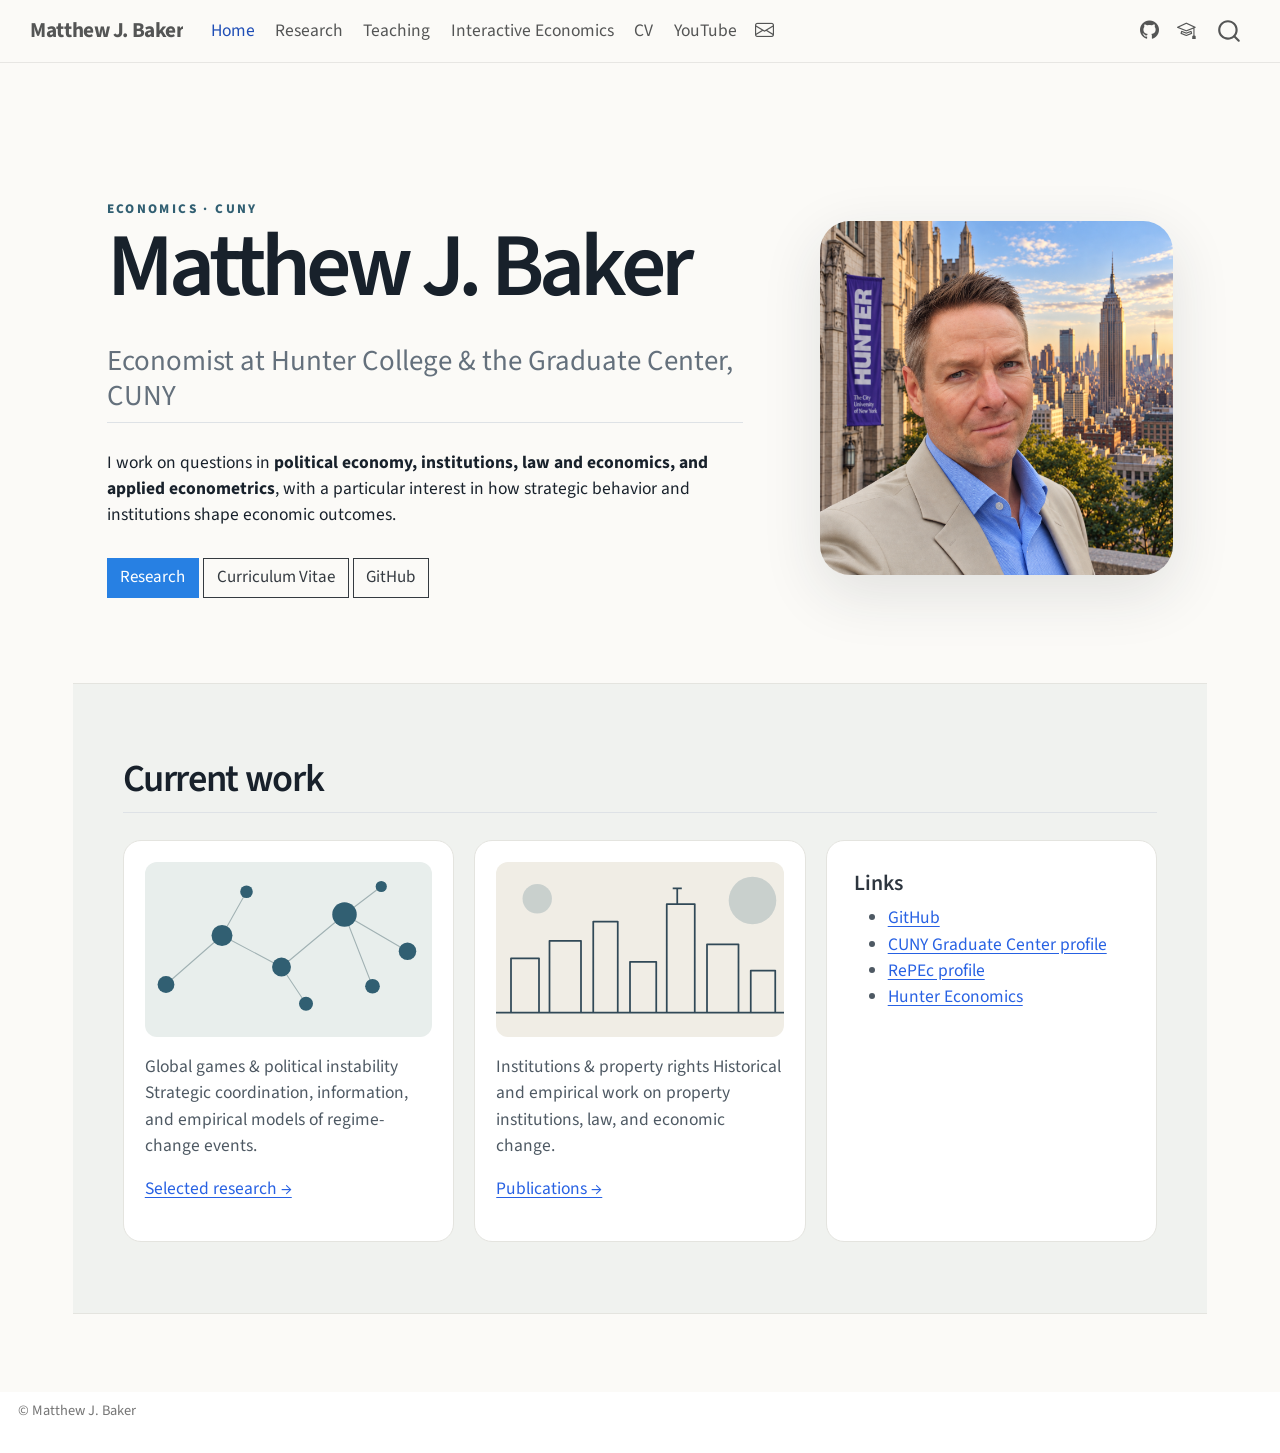
<file: docs/index.html>
<!DOCTYPE html>
<html xmlns="http://www.w3.org/1999/xhtml" lang="en" xml:lang="en"><head>

<meta charset="utf-8">
<meta name="generator" content="quarto-1.9.37">

<meta name="viewport" content="width=device-width, initial-scale=1.0, user-scalable=yes">


<title>Matthew J. Baker</title>
<style>
/* Default styles provided by pandoc.
** See https://pandoc.org/MANUAL.html#variables-for-html for config info.
*/
code{white-space: pre-wrap;}
span.smallcaps{font-variant: small-caps;}
div.columns{display: flex; gap: min(4vw, 1.5em);}
div.column{flex: auto; overflow-x: auto;}
div.hanging-indent{margin-left: 1.5em; text-indent: -1.5em;}
ul.task-list{list-style: none;}
ul.task-list li input[type="checkbox"] {
  width: 0.8em;
  margin: 0 0.8em 0.2em -1em; /* quarto-specific, see https://github.com/quarto-dev/quarto-cli/issues/4556 */ 
  vertical-align: middle;
}
</style>


<script src="site_libs/quarto-nav/quarto-nav.js"></script>
<script src="site_libs/quarto-nav/headroom.min.js"></script>
<script src="site_libs/clipboard/clipboard.min.js"></script>
<script src="site_libs/quarto-search/autocomplete.umd.js"></script>
<script src="site_libs/quarto-search/fuse.min.js"></script>
<script src="site_libs/quarto-search/quarto-search.js"></script>
<meta name="quarto:offset" content="./">
<script src="site_libs/quarto-html/quarto.js" type="module"></script>
<script src="site_libs/quarto-html/tabsets/tabsets.js" type="module"></script>
<script src="site_libs/quarto-html/popper.min.js"></script>
<script src="site_libs/quarto-html/tippy.umd.min.js"></script>
<script src="site_libs/quarto-html/anchor.min.js"></script>
<link href="site_libs/quarto-html/tippy.css" rel="stylesheet">
<link href="site_libs/quarto-html/quarto-syntax-highlighting-7f8f88aac4f3542376d5c11b86a4c14d.css" rel="stylesheet" id="quarto-text-highlighting-styles">
<script src="site_libs/bootstrap/bootstrap.min.js"></script>
<link href="site_libs/bootstrap/bootstrap-icons.css" rel="stylesheet">
<link href="site_libs/bootstrap/bootstrap-a0f9fd0d421825b736dc1bbcbcba2219.min.css" rel="stylesheet" append-hash="true" id="quarto-bootstrap" data-mode="light">
<script id="quarto-search-options" type="application/json">{
  "location": "navbar",
  "copy-button": false,
  "collapse-after": 3,
  "panel-placement": "end",
  "type": "overlay",
  "limit": 50,
  "keyboard-shortcut": [
    "f",
    "/",
    "s"
  ],
  "show-item-context": false,
  "language": {
    "search-no-results-text": "No results",
    "search-matching-documents-text": "matching documents",
    "search-copy-link-title": "Copy link to search",
    "search-hide-matches-text": "Hide additional matches",
    "search-more-match-text": "more match in this document",
    "search-more-matches-text": "more matches in this document",
    "search-clear-button-title": "Clear",
    "search-text-placeholder": "",
    "search-detached-cancel-button-title": "Cancel",
    "search-submit-button-title": "Submit",
    "search-label": "Search"
  }
}</script>
<style>html{ scroll-behavior: smooth; }</style>


<link rel="stylesheet" href="styles.css">
<meta property="og:title" content="– Matthew J. Baker">
<meta property="og:image" content="images/headshot.png">
<meta property="og:site_name" content="Matthew J. Baker">
<meta property="og:image:alt" content="Matthew J. Baker">
</head>

<body class="nav-fixed quarto-light">

<div id="quarto-search-results"></div>
  <header id="quarto-header" class="headroom fixed-top">
    <nav class="navbar navbar-expand-lg " data-bs-theme="dark">
      <div class="navbar-container container-fluid">
      <div class="navbar-brand-container mx-auto">
    <a class="navbar-brand" href="./index.html">
    <span class="navbar-title">Matthew J. Baker</span>
    </a>
  </div>
            <div id="quarto-search" class="" title="Search"></div>
          <button class="navbar-toggler" type="button" data-bs-toggle="collapse" data-bs-target="#navbarCollapse" aria-controls="navbarCollapse" role="menu" aria-expanded="false" aria-label="Toggle navigation" onclick="if (window.quartoToggleHeadroom) { window.quartoToggleHeadroom(); }">
  <span class="navbar-toggler-icon"></span>
</button>
          <div class="collapse navbar-collapse" id="navbarCollapse">
            <ul class="navbar-nav navbar-nav-scroll me-auto">
  <li class="nav-item">
    <a class="nav-link active" href="./index.html" aria-current="page"> 
<span class="menu-text">Home</span></a>
  </li>  
  <li class="nav-item">
    <a class="nav-link" href="./research.html"> 
<span class="menu-text">Research</span></a>
  </li>  
  <li class="nav-item">
    <a class="nav-link" href="./teaching.html"> 
<span class="menu-text">Teaching</span></a>
  </li>  
  <li class="nav-item">
    <a class="nav-link" href="./interactive-economics.html"> 
<span class="menu-text">Interactive Economics</span></a>
  </li>  
  <li class="nav-item">
    <a class="nav-link" href="./cv.html"> 
<span class="menu-text">CV</span></a>
  </li>  
  <li class="nav-item">
    <a class="nav-link" href="https://www.youtube.com/@matthewbaker494"> 
<span class="menu-text">YouTube</span></a>
  </li>  
  <li class="nav-item compact">
    <a class="nav-link" href="mailto:matthew.baker@hunter.cuny.edu"> <i class="bi bi-envelope" role="img" aria-label="Email">
</i> 
<span class="menu-text"></span></a>
  </li>  
</ul>
            <ul class="navbar-nav navbar-nav-scroll ms-auto">
  <li class="nav-item compact">
    <a class="nav-link" href="https://github.com/mbaker21231"> <i class="bi bi-github" role="img" aria-label="GitHub">
</i> 
<span class="menu-text"></span></a>
  </li>  
  <li class="nav-item compact">
    <a class="nav-link" href="https://www.gc.cuny.edu/people/matthew-baker"> <i class="bi bi-mortarboard" role="img" aria-label="CUNY Graduate Center profile">
</i> 
<span class="menu-text"></span></a>
  </li>  
</ul>
          </div> <!-- /navcollapse -->
            <div class="quarto-navbar-tools">
</div>
      </div> <!-- /container-fluid -->
    </nav>
</header>
<!-- content -->
<div id="quarto-content" class="quarto-container page-columns page-rows-contents page-layout-full page-navbar">
<!-- sidebar -->
<!-- margin-sidebar -->
    
<!-- main -->
<main class="content column-page" id="quarto-document-content"><header id="title-block-header" class="quarto-title-block"></header>




<div class="hero-wrap">
<div class="hero-copy">
<div class="eyebrow">
ECONOMICS · CUNY
</div>
<section id="matthew-j.-baker" class="level1">
<h1>Matthew J. Baker</h1>
<section id="economist-at-hunter-college-the-graduate-center-cuny" class="level2">
<h2 class="anchored" data-anchor-id="economist-at-hunter-college-the-graduate-center-cuny">Economist at Hunter College &amp; the Graduate Center, CUNY</h2>
<p>I work on questions in <strong>political economy, institutions, law and economics, and applied econometrics</strong>, with a particular interest in how strategic behavior and institutions shape economic outcomes.</p>
<div class="hero-links">
<p><a class="btn btn-primary" href="./research.html">Research</a> <a class="btn btn-outline-dark" href="./cv.html">Curriculum Vitae</a> <a class="btn btn-outline-dark" href="https://github.com/mbaker21231">GitHub</a></p>
</div>
</section>
</section>
</div>
<div class="hero-image">
<p><img src="images/headshot.png" class="img-fluid" alt="Matthew J. Baker"></p>
</div>
</div>
<section id="current-work" class="level2 stripe">
<h2 class="anchored" data-anchor-id="current-work">Current work</h2>
<div class="card-grid">
<div class="site-card">
<p><img src="images/research-network.svg" class="img-fluid" alt="Abstract network diagram"> Global games &amp; political instability Strategic coordination, information, and empirical models of regime-change events.</p>
<p><a href="./research.html">Selected research →</a></p>
</div>
<div class="site-card">
<p><img src="images/nyc-lines.svg" class="img-fluid" alt="Abstract New York skyline line drawing"> Institutions &amp; property rights Historical and empirical work on property institutions, law, and economic change.</p>
<p><a href="./research.html">Publications →</a></p>
</div>
<section id="links" class="level3 site-card text-card">
<h3 class="anchored" data-anchor-id="links">Links</h3>
<ul>
<li><a href="https://github.com/mbaker21231">GitHub</a></li>
<li><a href="https://www.gc.cuny.edu/people/matthew-baker">CUNY Graduate Center profile</a></li>
<li><a href="https://ideas.repec.org/e/pba114.html">RePEc profile</a></li>
<li><a href="https://www.hunter.cuny.edu/artsci/economics/">Hunter Economics</a></li>
</ul>
</section>
</div>
</section>



</main> <!-- /main -->
<script id="quarto-html-after-body" type="application/javascript">
  window.document.addEventListener("DOMContentLoaded", function (event) {
    const icon = "";
    const anchorJS = new window.AnchorJS();
    anchorJS.options = {
      placement: 'right',
      icon: icon
    };
    anchorJS.add('.anchored');
    const isCodeAnnotation = (el) => {
      for (const clz of el.classList) {
        if (clz.startsWith('code-annotation-')) {                     
          return true;
        }
      }
      return false;
    }
    const onCopySuccess = function(e) {
      // button target
      const button = e.trigger;
      // don't keep focus
      button.blur();
      // flash "checked"
      button.classList.add('code-copy-button-checked');
      var currentTitle = button.getAttribute("title");
      button.setAttribute("title", "Copied!");
      let tooltip;
      if (window.bootstrap) {
        button.setAttribute("data-bs-toggle", "tooltip");
        button.setAttribute("data-bs-placement", "left");
        button.setAttribute("data-bs-title", "Copied!");
        tooltip = new bootstrap.Tooltip(button, 
          { trigger: "manual", 
            customClass: "code-copy-button-tooltip",
            offset: [0, -8]});
        tooltip.show();    
      }
      setTimeout(function() {
        if (tooltip) {
          tooltip.hide();
          button.removeAttribute("data-bs-title");
          button.removeAttribute("data-bs-toggle");
          button.removeAttribute("data-bs-placement");
        }
        button.setAttribute("title", currentTitle);
        button.classList.remove('code-copy-button-checked');
      }, 1000);
      // clear code selection
      e.clearSelection();
    }
    const getTextToCopy = function(trigger) {
      const outerScaffold = trigger.parentElement.cloneNode(true);
      const codeEl = outerScaffold.querySelector('code');
      for (const childEl of codeEl.children) {
        if (isCodeAnnotation(childEl)) {
          childEl.remove();
        }
      }
      return codeEl.innerText;
    }
    const clipboard = new window.ClipboardJS('.code-copy-button:not([data-in-quarto-modal])', {
      text: getTextToCopy
    });
    clipboard.on('success', onCopySuccess);
    if (window.document.getElementById('quarto-embedded-source-code-modal')) {
      const clipboardModal = new window.ClipboardJS('.code-copy-button[data-in-quarto-modal]', {
        text: getTextToCopy,
        container: window.document.getElementById('quarto-embedded-source-code-modal')
      });
      clipboardModal.on('success', onCopySuccess);
    }
      var localhostRegex = new RegExp(/^(?:http|https):\/\/localhost\:?[0-9]*\//);
      var mailtoRegex = new RegExp(/^mailto:/);
        var filterRegex = new RegExp('/' + window.location.host + '/');
      var isInternal = (href) => {
          return filterRegex.test(href) || localhostRegex.test(href) || mailtoRegex.test(href);
      }
      // Inspect non-navigation links and adorn them if external
     var links = window.document.querySelectorAll('a[href]:not(.nav-link):not(.navbar-brand):not(.toc-action):not(.sidebar-link):not(.sidebar-item-toggle):not(.pagination-link):not(.no-external):not([aria-hidden]):not(.dropdown-item):not(.quarto-navigation-tool):not(.about-link)');
      for (var i=0; i<links.length; i++) {
        const link = links[i];
        if (!isInternal(link.href)) {
          // undo the damage that might have been done by quarto-nav.js in the case of
          // links that we want to consider external
          if (link.dataset.originalHref !== undefined) {
            link.href = link.dataset.originalHref;
          }
            // target, if specified
            link.setAttribute("target", "_blank");
            if (link.getAttribute("rel") === null) {
              link.setAttribute("rel", "noopener");
            }
        }
      }
    function tippyHover(el, contentFn, onTriggerFn, onUntriggerFn) {
      const config = {
        allowHTML: true,
        maxWidth: 500,
        delay: 100,
        arrow: false,
        appendTo: function(el) {
            return el.parentElement;
        },
        interactive: true,
        interactiveBorder: 10,
        theme: 'quarto',
        placement: 'bottom-start',
      };
      if (contentFn) {
        config.content = contentFn;
      }
      if (onTriggerFn) {
        config.onTrigger = onTriggerFn;
      }
      if (onUntriggerFn) {
        config.onUntrigger = onUntriggerFn;
      }
      window.tippy(el, config); 
    }
    const noterefs = window.document.querySelectorAll('a[role="doc-noteref"]');
    for (var i=0; i<noterefs.length; i++) {
      const ref = noterefs[i];
      tippyHover(ref, function() {
        // use id or data attribute instead here
        let href = ref.getAttribute('data-footnote-href') || ref.getAttribute('href');
        try { href = new URL(href).hash; } catch {}
        const id = href.replace(/^#\/?/, "");
        const note = window.document.getElementById(id);
        if (note) {
          return note.innerHTML;
        } else {
          return "";
        }
      });
    }
    const xrefs = window.document.querySelectorAll('a.quarto-xref');
    const processXRef = (id, note) => {
      // Strip column container classes
      const stripColumnClz = (el) => {
        el.classList.remove("page-full", "page-columns");
        if (el.children) {
          for (const child of el.children) {
            stripColumnClz(child);
          }
        }
      }
      stripColumnClz(note)
      if (id === null || id.startsWith('sec-')) {
        // Special case sections, only their first couple elements
        const container = document.createElement("div");
        if (note.children && note.children.length > 2) {
          container.appendChild(note.children[0].cloneNode(true));
          for (let i = 1; i < note.children.length; i++) {
            const child = note.children[i];
            if (child.tagName === "P" && child.innerText === "") {
              continue;
            } else {
              container.appendChild(child.cloneNode(true));
              break;
            }
          }
          if (window.Quarto?.typesetMath) {
            window.Quarto.typesetMath(container);
          }
          return container.innerHTML
        } else {
          if (window.Quarto?.typesetMath) {
            window.Quarto.typesetMath(note);
          }
          return note.innerHTML;
        }
      } else {
        // Remove any anchor links if they are present
        const anchorLink = note.querySelector('a.anchorjs-link');
        if (anchorLink) {
          anchorLink.remove();
        }
        if (window.Quarto?.typesetMath) {
          window.Quarto.typesetMath(note);
        }
        if (note.classList.contains("callout")) {
          return note.outerHTML;
        } else {
          return note.innerHTML;
        }
      }
    }
    for (var i=0; i<xrefs.length; i++) {
      const xref = xrefs[i];
      tippyHover(xref, undefined, function(instance) {
        instance.disable();
        let url = xref.getAttribute('href');
        let hash = undefined; 
        if (url.startsWith('#')) {
          hash = url;
        } else {
          try { hash = new URL(url).hash; } catch {}
        }
        if (hash) {
          const id = hash.replace(/^#\/?/, "");
          const note = window.document.getElementById(id);
          if (note !== null) {
            try {
              const html = processXRef(id, note.cloneNode(true));
              instance.setContent(html);
            } finally {
              instance.enable();
              instance.show();
            }
          } else {
            // See if we can fetch this
            fetch(url.split('#')[0])
            .then(res => res.text())
            .then(html => {
              const parser = new DOMParser();
              const htmlDoc = parser.parseFromString(html, "text/html");
              const note = htmlDoc.getElementById(id);
              if (note !== null) {
                const html = processXRef(id, note);
                instance.setContent(html);
              } 
            }).finally(() => {
              instance.enable();
              instance.show();
            });
          }
        } else {
          // See if we can fetch a full url (with no hash to target)
          // This is a special case and we should probably do some content thinning / targeting
          fetch(url)
          .then(res => res.text())
          .then(html => {
            const parser = new DOMParser();
            const htmlDoc = parser.parseFromString(html, "text/html");
            const note = htmlDoc.querySelector('main.content');
            if (note !== null) {
              // This should only happen for chapter cross references
              // (since there is no id in the URL)
              // remove the first header
              if (note.children.length > 0 && note.children[0].tagName === "HEADER") {
                note.children[0].remove();
              }
              const html = processXRef(null, note);
              instance.setContent(html);
            } 
          }).finally(() => {
            instance.enable();
            instance.show();
          });
        }
      }, function(instance) {
      });
    }
        let selectedAnnoteEl;
        const selectorForAnnotation = ( cell, annotation) => {
          let cellAttr = 'data-code-cell="' + cell + '"';
          let lineAttr = 'data-code-annotation="' +  annotation + '"';
          const selector = 'span[' + cellAttr + '][' + lineAttr + ']';
          return selector;
        }
        const selectCodeLines = (annoteEl) => {
          const doc = window.document;
          const targetCell = annoteEl.getAttribute("data-target-cell");
          const targetAnnotation = annoteEl.getAttribute("data-target-annotation");
          const annoteSpan = window.document.querySelector(selectorForAnnotation(targetCell, targetAnnotation));
          const lines = annoteSpan.getAttribute("data-code-lines").split(",");
          const lineIds = lines.map((line) => {
            return targetCell + "-" + line;
          })
          let top = null;
          let height = null;
          let parent = null;
          if (lineIds.length > 0) {
              //compute the position of the single el (top and bottom and make a div)
              const el = window.document.getElementById(lineIds[0]);
              top = el.offsetTop;
              height = el.offsetHeight;
              parent = el.parentElement.parentElement;
            if (lineIds.length > 1) {
              const lastEl = window.document.getElementById(lineIds[lineIds.length - 1]);
              const bottom = lastEl.offsetTop + lastEl.offsetHeight;
              height = bottom - top;
            }
            if (top !== null && height !== null && parent !== null) {
              // cook up a div (if necessary) and position it 
              let div = window.document.getElementById("code-annotation-line-highlight");
              if (div === null) {
                div = window.document.createElement("div");
                div.setAttribute("id", "code-annotation-line-highlight");
                div.style.position = 'absolute';
                parent.appendChild(div);
              }
              div.style.top = top - 2 + "px";
              div.style.height = height + 4 + "px";
              div.style.left = 0;
              let gutterDiv = window.document.getElementById("code-annotation-line-highlight-gutter");
              if (gutterDiv === null) {
                gutterDiv = window.document.createElement("div");
                gutterDiv.setAttribute("id", "code-annotation-line-highlight-gutter");
                gutterDiv.style.position = 'absolute';
                const codeCell = window.document.getElementById(targetCell);
                const gutter = codeCell.querySelector('.code-annotation-gutter');
                gutter.appendChild(gutterDiv);
              }
              gutterDiv.style.top = top - 2 + "px";
              gutterDiv.style.height = height + 4 + "px";
            }
            selectedAnnoteEl = annoteEl;
          }
        };
        const unselectCodeLines = () => {
          const elementsIds = ["code-annotation-line-highlight", "code-annotation-line-highlight-gutter"];
          elementsIds.forEach((elId) => {
            const div = window.document.getElementById(elId);
            if (div) {
              div.remove();
            }
          });
          selectedAnnoteEl = undefined;
        };
          // Handle positioning of the toggle
      window.addEventListener(
        "resize",
        throttle(() => {
          elRect = undefined;
          if (selectedAnnoteEl) {
            selectCodeLines(selectedAnnoteEl);
          }
        }, 10)
      );
      function throttle(fn, ms) {
      let throttle = false;
      let timer;
        return (...args) => {
          if(!throttle) { // first call gets through
              fn.apply(this, args);
              throttle = true;
          } else { // all the others get throttled
              if(timer) clearTimeout(timer); // cancel #2
              timer = setTimeout(() => {
                fn.apply(this, args);
                timer = throttle = false;
              }, ms);
          }
        };
      }
        // Attach click handler to the DT
        const annoteDls = window.document.querySelectorAll('dt[data-target-cell]');
        for (const annoteDlNode of annoteDls) {
          annoteDlNode.addEventListener('click', (event) => {
            const clickedEl = event.target;
            if (clickedEl !== selectedAnnoteEl) {
              unselectCodeLines();
              const activeEl = window.document.querySelector('dt[data-target-cell].code-annotation-active');
              if (activeEl) {
                activeEl.classList.remove('code-annotation-active');
              }
              selectCodeLines(clickedEl);
              clickedEl.classList.add('code-annotation-active');
            } else {
              // Unselect the line
              unselectCodeLines();
              clickedEl.classList.remove('code-annotation-active');
            }
          });
        }
    const findCites = (el) => {
      const parentEl = el.parentElement;
      if (parentEl) {
        const cites = parentEl.dataset.cites;
        if (cites) {
          return {
            el,
            cites: cites.split(' ')
          };
        } else {
          return findCites(el.parentElement)
        }
      } else {
        return undefined;
      }
    };
    var bibliorefs = window.document.querySelectorAll('a[role="doc-biblioref"]');
    for (var i=0; i<bibliorefs.length; i++) {
      const ref = bibliorefs[i];
      const citeInfo = findCites(ref);
      if (citeInfo) {
        tippyHover(citeInfo.el, function() {
          var popup = window.document.createElement('div');
          citeInfo.cites.forEach(function(cite) {
            var citeDiv = window.document.createElement('div');
            citeDiv.classList.add('hanging-indent');
            citeDiv.classList.add('csl-entry');
            var biblioDiv = window.document.getElementById('ref-' + cite);
            if (biblioDiv) {
              citeDiv.innerHTML = biblioDiv.innerHTML;
            }
            popup.appendChild(citeDiv);
          });
          return popup.innerHTML;
        });
      }
    }
  });
  </script>
</div> <!-- /content -->
<footer class="footer">
  <div class="nav-footer">
    <div class="nav-footer-left">
<p>© Matthew J. Baker</p>
</div>   
    <div class="nav-footer-center">
      &nbsp;
    </div>
    <div class="nav-footer-right">
      &nbsp;
    </div>
  </div>
</footer>




<script src="site_libs/quarto-html/zenscroll-min.js"></script>
</body></html>
</file>
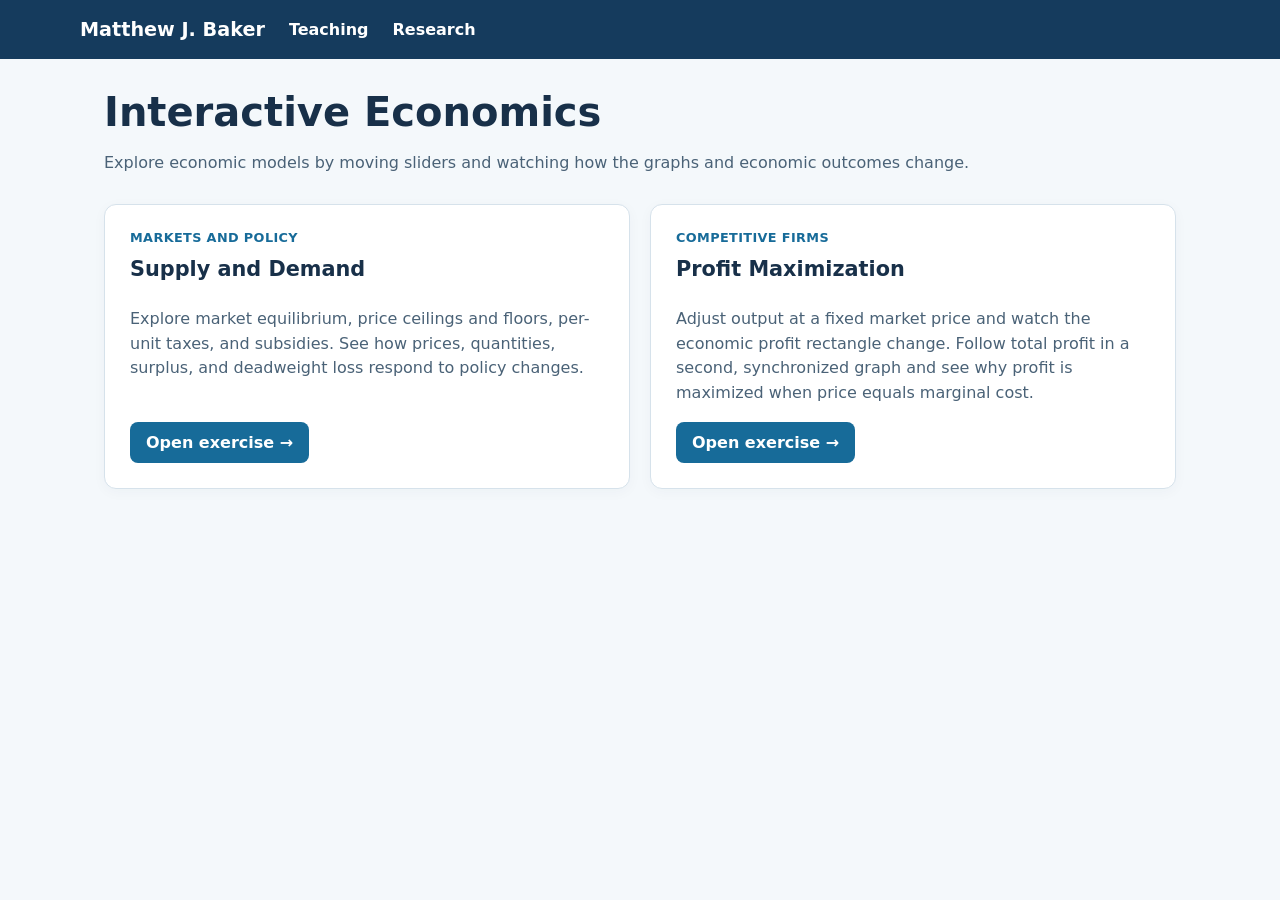
<file: interactive-economics.html>
<!doctype html>
<html lang="en"><head><meta charset="utf-8"><meta name="viewport" content="width=device-width, initial-scale=1">
<title>Interactive Economics – Matthew J. Baker</title>
<style>
:root{font-family:system-ui,-apple-system,Segoe UI,sans-serif;color:#183049;background:#f4f8fb}*{box-sizing:border-box}body{margin:0}header{background:#153b5d;color:white;padding:18px max(24px,calc((100% - 1120px)/2))}header nav{display:flex;gap:24px;align-items:center;flex-wrap:wrap}header a{color:white;text-decoration:none;font-weight:650}header nav a:first-child{font-size:1.2rem}main{max-width:1120px;margin:30px auto;padding:0 24px 70px}h1{font-size:clamp(1.7rem,4vw,2.5rem);margin:0 0 8px}p{line-height:1.55}.lead{color:#4a6277;margin-bottom:28px}.lessons{display:grid;grid-template-columns:repeat(2,minmax(0,1fr));gap:20px}.lesson{background:#fff;border:1px solid #d6e2eb;border-radius:12px;padding:25px;box-shadow:0 3px 14px #12345609;display:flex;flex-direction:column}.lesson h2{font-size:1.3rem;margin:0 0 10px}.lesson p{color:#4a6277;flex:1}.lesson a{display:inline-block;align-self:start;background:#176b99;color:white;padding:11px 16px;text-decoration:none;border-radius:8px;font-weight:650}.lesson a:hover,.lesson a:focus-visible{background:#0f5379}.tag{font-size:.8rem;letter-spacing:.03em;color:#176b99;font-weight:700;margin-bottom:12px;text-transform:uppercase}@media(max-width:700px){.lessons{grid-template-columns:1fr}header{padding:16px 24px}}
</style></head><body>
<header><nav><a href="./index.html">Matthew J. Baker</a><a href="./teaching.html">Teaching</a><a href="./research.html">Research</a></nav></header>
<main><h1>Interactive Economics</h1><p class="lead">Explore economic models by moving sliders and watching how the graphs and economic outcomes change.</p>
<div class="lessons">
<section class="lesson"><div class="tag">Markets and policy</div><h2>Supply and Demand</h2><p>Explore market equilibrium, price ceilings and floors, per-unit taxes, and subsidies. See how prices, quantities, surplus, and deadweight loss respond to policy changes.</p><a href="./supply-demand.html">Open exercise →</a></section>
<section class="lesson"><div class="tag">Competitive firms</div><h2>Profit Maximization</h2><p>Adjust output at a fixed market price and watch the economic profit rectangle change. Follow total profit in a second, synchronized graph and see why profit is maximized when price equals marginal cost.</p><a href="./profit-maximization.html">Open exercise →</a></section>
</div></main></body></html>
</file>
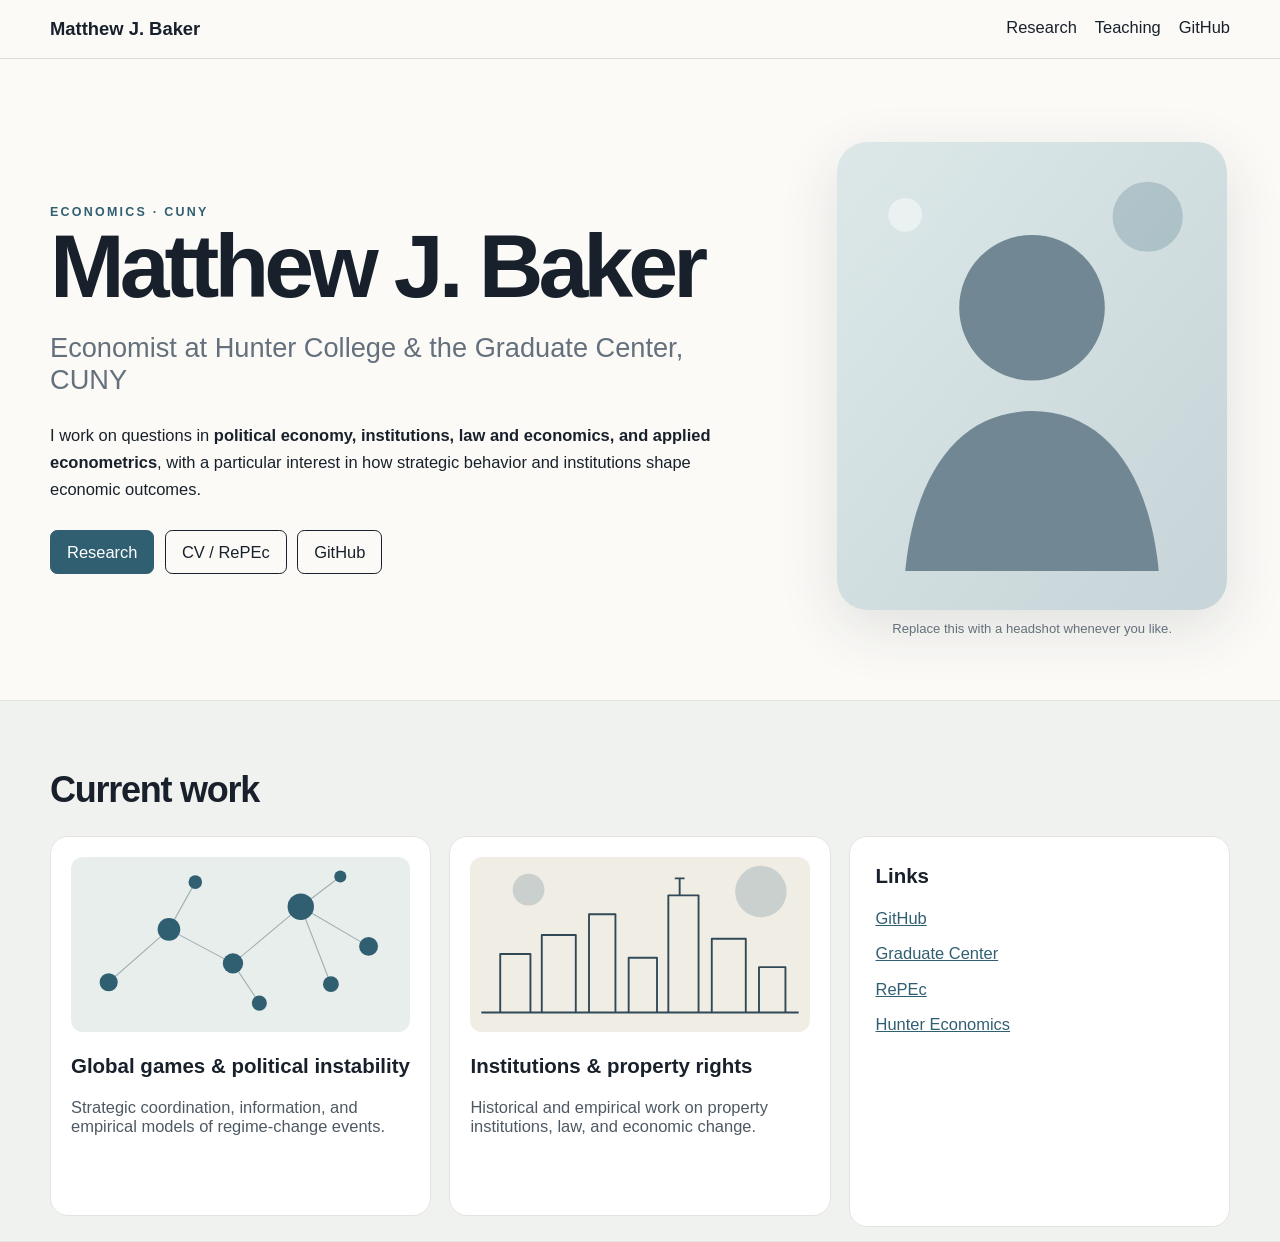
<file: preview.html>
<!doctype html><html lang="en"><head><meta charset="utf-8"><meta name="viewport" content="width=device-width,initial-scale=1"><title>Matthew J. Baker</title><link rel="stylesheet" href="styles.css"><style>body{margin:0;font-family:Arial,Helvetica,sans-serif}.preview-nav{padding:18px max(2rem,calc((100vw - 1180px)/2));display:flex;justify-content:space-between;border-bottom:1px solid #ddd}.preview-nav a{margin-left:18px;color:#18212b;text-decoration:none}.preview-nav strong{font-size:1.15rem}.hero-copy p{max-width:720px;line-height:1.65}.site-card a{color:#315f72}.btn{display:inline-block;padding:.7rem 1rem;border-radius:.45rem;text-decoration:none;border:1px solid #18212b}.btn-primary{background:#315f72;color:white;border-color:#315f72}.btn-outline-dark{color:#18212b}.stripe h2,.home-section h2{margin-top:0}</style></head><body>
<div class="preview-nav"><strong>Matthew J. Baker</strong><div><a href="#research">Research</a><a href="#teaching">Teaching</a><a href="https://github.com/mbaker21231">GitHub</a></div></div>
<div class="hero-wrap"><div class="hero-copy"><div class="eyebrow">ECONOMICS · CUNY</div><h1>Matthew J. Baker</h1><h2>Economist at Hunter College &amp; the Graduate Center, CUNY</h2><p>I work on questions in <strong>political economy, institutions, law and economics, and applied econometrics</strong>, with a particular interest in how strategic behavior and institutions shape economic outcomes.</p><div class="hero-links"><a class="btn btn-primary" href="#research">Research</a><a class="btn btn-outline-dark" href="https://ideas.repec.org/e/pba114.html">CV / RePEc</a><a class="btn btn-outline-dark" href="https://github.com/mbaker21231">GitHub</a></div></div><div class="hero-image"><img src="images/profile-placeholder.svg"><div class="image-note">Replace this with a headshot whenever you like.</div></div></div>
<div class="stripe" id="research"><h2>Current work</h2><div class="card-grid"><div class="site-card"><img src="images/research-network.svg"><h3>Global games &amp; political instability</h3><p>Strategic coordination, information, and empirical models of regime-change events.</p></div><div class="site-card"><img src="images/nyc-lines.svg"><h3>Institutions &amp; property rights</h3><p>Historical and empirical work on property institutions, law, and economic change.</p></div><div class="site-card text-card"><h3>Links</h3><p><a href="https://github.com/mbaker21231">GitHub</a></p><p><a href="https://www.gc.cuny.edu/people/matthew-baker">Graduate Center</a></p><p><a href="https://ideas.repec.org/e/pba114.html">RePEc</a></p><p><a href="https://www.hunter.cuny.edu/artsci/economics/">Hunter Economics</a></p></div></div></div>
</body></html>
</file>
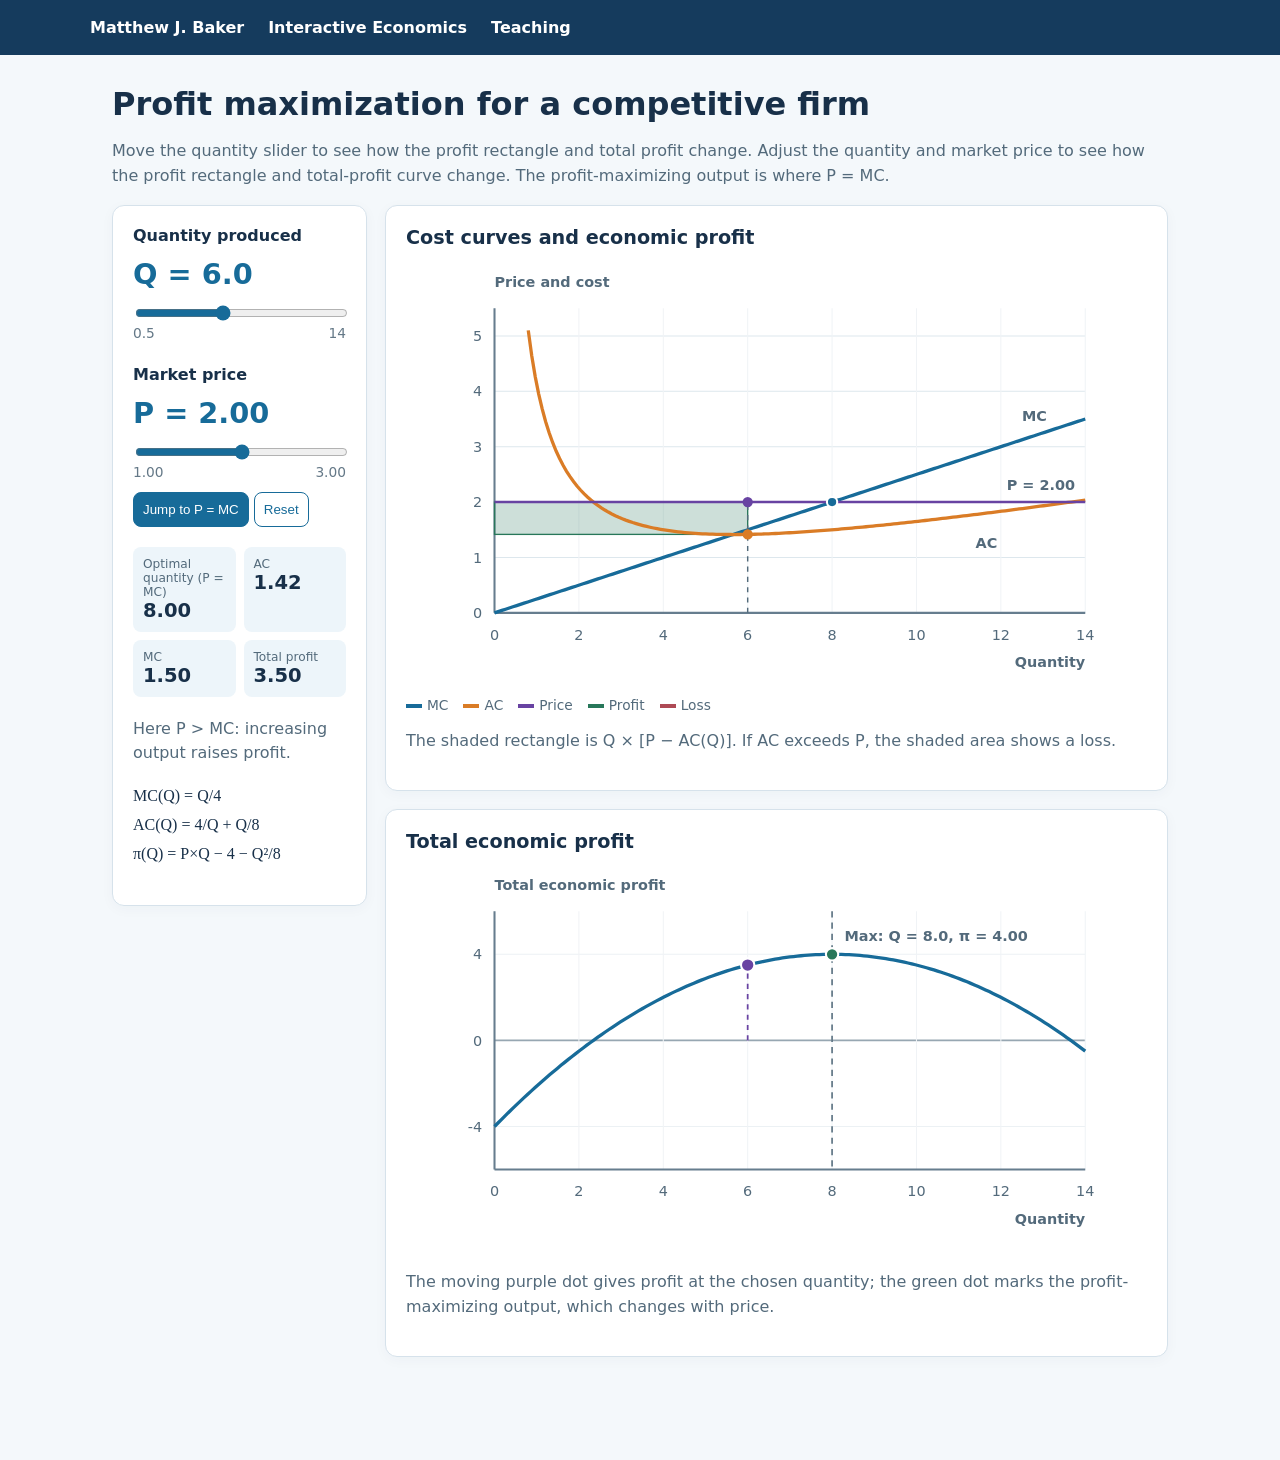
<file: profit-maximization.html>
<!doctype html><html lang="en"><head><meta charset="utf-8"><meta name="viewport" content="width=device-width,initial-scale=1"><title>Profit Maximization | Interactive Economics</title>
<style>:root{font-family:system-ui,-apple-system,Segoe UI,sans-serif;color:#183049;background:#f4f8fb}*{box-sizing:border-box}body{margin:0}header{background:#153b5d;padding:18px max(24px,calc((100% - 1100px)/2))}header a{color:white;text-decoration:none;font-weight:650;margin-right:24px}main{max-width:1100px;margin:30px auto;padding:0 22px 55px}h1{margin-bottom:8px}h2{font-size:1.2rem;margin-top:0}.lead,.note{color:#536a7b;line-height:1.55}.layout{display:grid;grid-template-columns:255px minmax(0,1fr);gap:18px;align-items:start}.panel{background:white;border:1px solid #d6e2eb;border-radius:12px;padding:20px;margin-bottom:18px;box-shadow:0 3px 14px #12345609}.control{position:sticky;top:12px}.control label{font-weight:700}.reading{font-size:1.8rem;font-weight:750;color:#176b99;margin:12px 0}input[type=range]{width:100%;accent-color:#176b99}.ends{display:flex;justify-content:space-between;font-size:.86rem;color:#647887}.metrics{display:grid;grid-template-columns:1fr 1fr;gap:8px;margin:20px 0}.metric{background:#edf5fa;padding:10px;border-radius:8px}.metric small{display:block;color:#536a7b;font-size:.76rem}.metric strong{font-size:1.22rem}.graph{display:block;width:100%;height:auto}button{padding:9px;border:1px solid #176b99;background:white;color:#176b99;border-radius:8px;cursor:pointer;margin-top:12px}button.primary{background:#176b99;color:white}.legend{display:flex;flex-wrap:wrap;gap:15px;font-size:.86rem;color:#536a7b}.key{display:inline-block;height:4px;width:16px;background:var(--c);vertical-align:middle;margin-right:5px}.formula{font-family:Georgia,serif;line-height:1.8}@media(max-width:730px){.layout{grid-template-columns:1fr}.control{position:static}} </style></head><body>
<header><a href="index.html">Matthew J. Baker</a><a href="interactive-economics.html">Interactive Economics</a><a href="teaching.html">Teaching</a></header>
<main><h1>Profit maximization for a competitive firm</h1><p class="lead">Move the quantity slider to see how the profit rectangle and total profit change. Adjust the quantity and market price to see how the profit rectangle and total-profit curve change. The profit-maximizing output is where P = MC.</p><div class="layout"><section class="panel control"><label for="quantity">Quantity produced</label><div id="qread" class="reading">Q = 6.0</div><input id="quantity" type="range" min="0.5" max="14" step="0.1" value="6"><div class="ends"><span>0.5</span><span>14</span></div><div style="margin-top:24px"><label for="price">Market price</label><div id="pread" class="reading">P = 2.00</div><input id="price" type="range" min="1" max="3" step="0.05" value="2"><div class="ends"><span>1.00</span><span>3.00</span></div></div><button class="primary" id="opt">Jump to P = MC</button> <button id="reset">Reset</button><div class="metrics"><div class="metric"><small>Optimal quantity (P = MC)</small><strong id="qstar">8.00</strong></div><div class="metric"><small>AC</small><strong id="ac"></strong></div><div class="metric"><small>MC</small><strong id="mc"></strong></div><div class="metric"><small>Total profit</small><strong id="pi"></strong></div></div><p class="note" id="hint" aria-live="polite"></p><p class="formula">MC(Q) = Q/4<br>AC(Q) = 4/Q + Q/8<br>π(Q) = P×Q − 4 − Q²/8</p></section><div><section class="panel"><h2>Cost curves and economic profit</h2><svg id="cost" class="graph" viewBox="0 0 720 420" role="img" aria-label="Marginal cost, average cost and shaded profit rectangle"></svg><div class="legend"><span><i class="key" style="--c:#176b99"></i>MC</span><span><i class="key" style="--c:#da7c26"></i>AC</span><span><i class="key" style="--c:#6843a2"></i>Price</span><span><i class="key" style="--c:#28775a"></i>Profit</span><span><i class="key" style="--c:#ae4a55"></i>Loss</span></div><p class="note">The shaded rectangle is Q × [P − AC(Q)]. If AC exceeds P, the shaded area shows a loss.</p></section><section class="panel"><h2>Total economic profit</h2><svg id="total" class="graph" viewBox="0 0 720 375" role="img" aria-label="Total profit function and selected output"></svg><p class="note">The moving purple dot gives profit at the chosen quantity; the green dot marks the profit-maximizing output, which changes with price.</p></section></div></div></main>
<script>
const e=id=>document.getElementById(id),AC=q=>4/q+q/8,MC=q=>q/4,PI=(q,p)=>p*q-4-q*q/8;
const ln=(a,b,c,d,color='#dde7ed',w=1,dash='')=>`<line x1="${a}" y1="${b}" x2="${c}" y2="${d}" stroke="${color}" stroke-width="${w}" ${dash?`stroke-dasharray="${dash}"`:''}/>`;
const label=(a,b,s,extra='')=>`<text x="${a}" y="${b}" font-size="14" font-family="system-ui,sans-serif" fill="#536a7b" ${extra}>${s}</text>`;
function curve(f,a,b,x,y,color){let d='';for(let i=0;i<=160;i++){let q=a+(b-a)*i/160;d+=(i?'L':'M')+x(q).toFixed(2)+' '+y(f(q)).toFixed(2)+' ';}return `<path d="${d}" stroke="${color}" stroke-width="3.2" fill="none"/>`;}
function render(){const q=+e('quantity').value,P=+e('price').value,qstar=4*P,ac=AC(q),pi=PI(q,P);e('pread').textContent='P = '+P.toFixed(2);e('qstar').textContent=qstar.toFixed(2);e('qread').textContent='Q = '+q.toFixed(1);e('ac').textContent=ac.toFixed(2);e('mc').textContent=MC(q).toFixed(2);e('pi').textContent=(pi<0?'−':'')+Math.abs(pi).toFixed(2);e('hint').textContent=Math.abs(q-qstar)<.051?'Maximum profit! P = MC at Q = '+qstar.toFixed(2)+'.':q<qstar?'Here P > MC: increasing output raises profit.':'Here P < MC: decreasing output raises profit.';
const L=86,R=660,T=42,B=338,x=v=>L+(R-L)*v/14,y=v=>B-(B-T)*v/5.5;let s='<rect width="720" height="420" fill="white"/>';for(let v=0;v<=5;v++){s+=ln(L,y(v),R,y(v))+label(L-12,y(v)+5,v,'text-anchor="end"');}for(let v=0;v<=14;v+=2){s+=ln(x(v),T,x(v),B,'#f0f3f6')+label(x(v),B+26,v,'text-anchor="middle"');}s+=ln(L,T,L,B,'#667d8e',2)+ln(L,B,R,B,'#667d8e',2)+label(L,21,'Price and cost','font-weight="650"')+label(R,B+53,'Quantity','text-anchor="end" font-weight="650"');s+=`<rect x="${x(0)}" y="${Math.min(y(P),y(ac))}" width="${x(q)-L}" height="${Math.abs(y(P)-y(ac))}" fill="${pi>=0?'#28775a':'#ae4a55'}" fill-opacity=".23" stroke="${pi>=0?'#28775a':'#ae4a55'}" stroke-width="1.3"/>`;s+=curve(MC,0,14,x,y,'#176b99')+curve(AC,0.8,14,x,y,'#da7c26')+ln(L,y(P),R,y(P),'#6843a2',2.5)+ln(x(q),B,x(q),y(Math.max(P,Math.min(ac,5.5))),'#536a7b',1.4,'5 5');s+=`<circle cx="${x(q)}" cy="${y(P)}" r="5" fill="#6843a2"/><circle cx="${x(q)}" cy="${y(ac)}" r="5" fill="#da7c26"/><circle cx="${x(qstar)}" cy="${y(P)}" r="5" fill="#176b99" stroke="white" stroke-width="2"/>`;s+=label(R-10,y(P)-12,'P = '+P.toFixed(2),'text-anchor="end" fill="#6843a2" font-weight="650"')+label(x(12.5),y(MC(12.5))-18,'MC','fill="#176b99" font-weight="650"')+label(x(11.4),y(AC(11.4))+33,'AC','fill="#da7c26" font-weight="650"');e('cost').innerHTML=s;
const B2=293,T2=42,X=v=>L+(R-L)*v/14;const vals=[PI(0,P),PI(14,P),PI(qstar,P)],lo=Math.floor(Math.min(...vals,0)/4)*4-2,hi=Math.ceil(Math.max(...vals,0)/4)*4+2,Y=v=>B2-(v-lo)*(B2-T2)/(hi-lo);let t='<rect width="720" height="375" fill="white"/>';for(let v=Math.ceil(lo/4)*4;v<=hi;v+=4){t+=ln(L,Y(v),R,Y(v),v===0?'#97a7b2':'#ecf1f4',v===0?1.6:1)+label(L-12,Y(v)+5,v,'text-anchor="end"');}for(let v=0;v<=14;v+=2){t+=ln(X(v),T2,X(v),B2,'#f0f3f6')+label(X(v),B2+26,v,'text-anchor="middle"');}t+=ln(L,T2,L,B2,'#667d8e',2)+ln(L,B2,R,B2,'#667d8e',2)+label(L,21,'Total economic profit','font-weight="650"')+label(R,B2+53,'Quantity','text-anchor="end" font-weight="650"');t+=curve(v=>PI(v,P),0,14,X,Y,'#176b99')+ln(X(qstar),T2,X(qstar),B2,'#526a7a',1.5,'6 5')+ln(X(q),Y(0),X(q),Y(pi),'#6843a2',1.7,'5 5')+`<circle cx="${X(qstar)}" cy="${Y(PI(qstar,P))}" r="6" fill="#28775a" stroke="white" stroke-width="2"/><circle cx="${X(q)}" cy="${Y(pi)}" r="6.5" fill="#6843a2" stroke="white" stroke-width="2"/>`+label(Math.min(X(qstar)+12,R-155),Y(PI(qstar,P))-13,'Max: Q = '+qstar.toFixed(1)+', π = '+PI(qstar,P).toFixed(2),'fill="#28775a" font-weight="650"');e('total').innerHTML=t;}
e('quantity').addEventListener('input',render);e('price').addEventListener('input',render);e('opt').addEventListener('click',()=>{e('quantity').value=(4*+e('price').value).toFixed(1);render()});e('reset').addEventListener('click',()=>{e('quantity').value=6;e('price').value=2;render()});render();
</script></body></html>
</file>
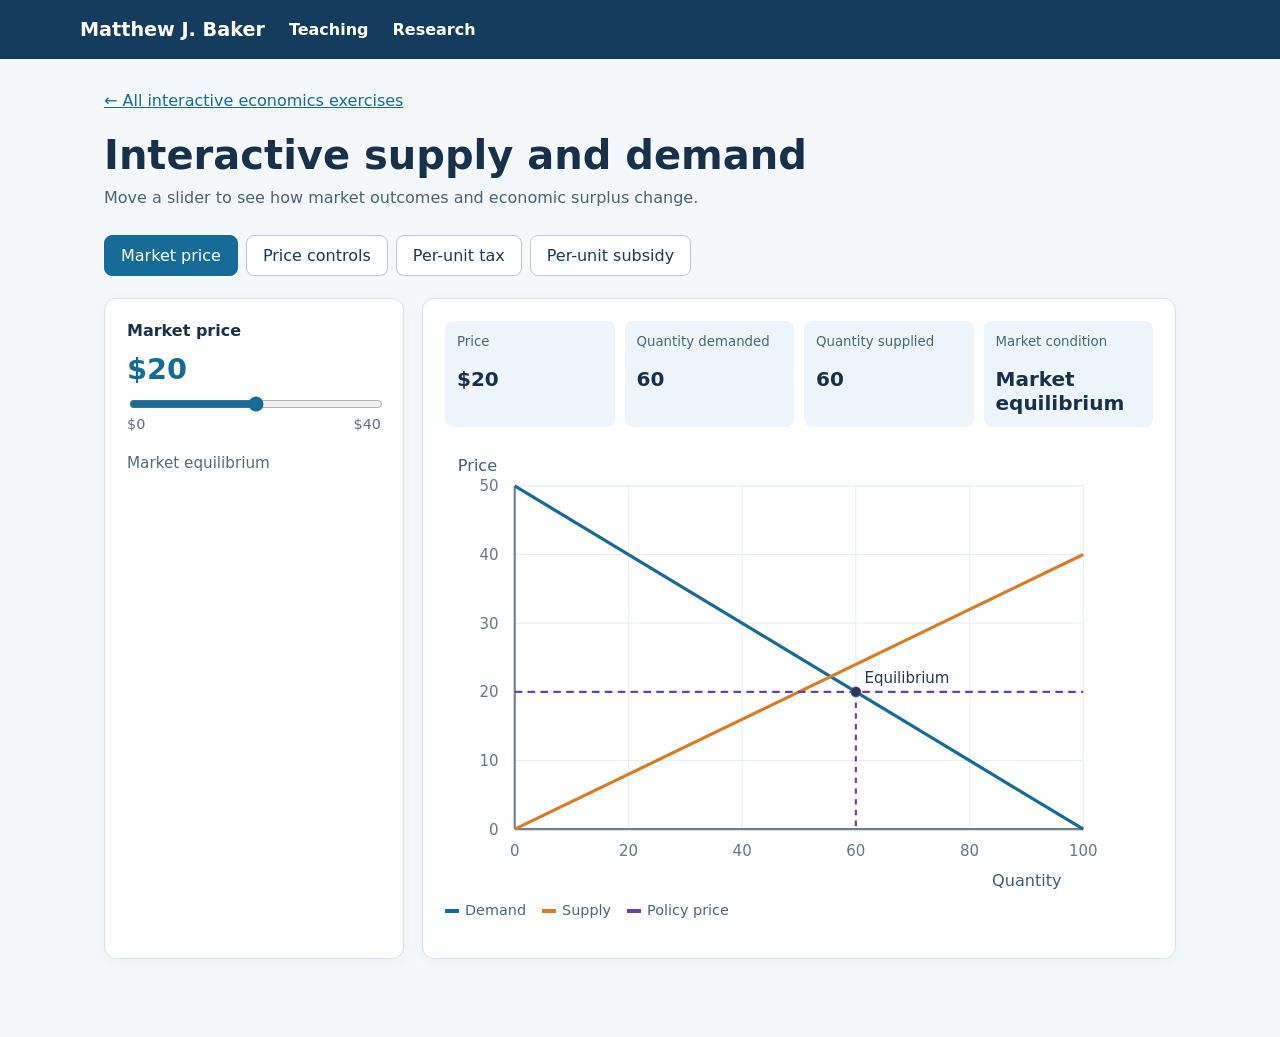
<file: supply-demand.html>
<!doctype html>
<html lang="en"><head><meta charset="utf-8"><meta name="viewport" content="width=device-width,initial-scale=1">
<title>Supply and Demand – Interactive Economics</title>
<style>
:root{font-family:system-ui,-apple-system,Segoe UI,sans-serif;color:#183049;background:#f4f8fb}*{box-sizing:border-box}body{margin:0}[hidden]{display:none!important}header{background:#153b5d;color:white;padding:18px max(24px,calc((100% - 1120px)/2))}header a{color:white;text-decoration:none;font-weight:650}header nav{display:flex;gap:24px;align-items:center;flex-wrap:wrap}header nav a:first-child{font-size:1.2rem}main{max-width:1120px;margin:30px auto;padding:0 24px 48px}h1{font-size:clamp(1.7rem,4vw,2.5rem);margin:0 0 8px}p{line-height:1.55}.lead{color:#4a6277;margin:0 0 24px}.tabs{display:flex;gap:8px;flex-wrap:wrap;margin:22px 0}.tabs button,.switch button{font:inherit;border:1px solid #b7c9d7;background:white;color:#183b59;padding:10px 16px;border-radius:8px;cursor:pointer}.tabs button[aria-selected=true],.switch button[aria-pressed=true]{background:#176b99;border-color:#176b99;color:white}.layout{display:grid;grid-template-columns:minmax(250px,300px) minmax(0,1fr);gap:18px}.panel{background:white;border:1px solid #d6e2eb;border-radius:12px;padding:22px;box-shadow:0 3px 14px #12345609}.control label{font-weight:650;display:block;margin-bottom:12px}.control output{font-size:1.8rem;font-weight:750;color:#176b99;display:block;margin-bottom:8px}input[type=range]{width:100%;accent-color:#176b99;cursor:pointer}.scale{display:flex;justify-content:space-between;color:#5e7484;font-size:.9rem}.switch{display:flex;gap:8px;margin-bottom:24px}.metrics{display:grid;grid-template-columns:repeat(4,minmax(0,1fr));gap:10px;margin:0 0 16px}.metric{background:#edf5fa;padding:12px;border-radius:8px}.metric small{display:block;color:#49667b;line-height:1.3;min-height:2.6em}.metric strong{font-size:1.25rem}.chart{width:100%;height:auto;display:block}.legend{display:flex;gap:16px;flex-wrap:wrap;font-size:.9rem;color:#49667b;margin-top:8px}.legend span:before{content:'';display:inline-block;width:14px;height:4px;background:var(--c);vertical-align:middle;margin-right:6px}.area-legend{display:grid;gap:8px;margin-top:16px;padding-top:14px;border-top:1px solid #d6e2eb;font-size:.9rem;color:#49667b}.area-legend div{display:flex;gap:9px;align-items:flex-start}.area-legend .swatch{flex:0 0 16px;height:16px;margin-top:2px;border:1px solid var(--c);background:var(--c);opacity:.35;border-radius:3px}.allocation-note{font-size:.85rem;color:#536a7b;line-height:1.5;margin:10px 0 0}.welfare{display:grid;grid-template-columns:repeat(3,1fr);gap:10px;margin-top:18px}.welfare div{border-top:4px solid var(--c);padding-top:7px}.welfare small{display:block;color:#526a7a}.welfare strong{font-size:1.1rem}.note{font-size:.95rem;color:#536a7b;margin:20px 0 0}@media(max-width:760px){.layout{grid-template-columns:1fr}.metrics{grid-template-columns:repeat(2,1fr)}header{padding:16px 24px}}@media(max-width:430px){.welfare{grid-template-columns:repeat(2,1fr)}}
</style></head><body>
<header><nav><a href="./index.html">Matthew J. Baker</a><a href="./teaching.html">Teaching</a><a href="./research.html">Research</a></nav></header>
<main><p style="margin:0 0 18px"><a href="./interactive-economics.html" style="color:#176b99">← All interactive economics exercises</a></p><h1>Interactive supply and demand</h1><p class="lead">Move a slider to see how market outcomes and economic surplus change.</p>
<div class="tabs" role="tablist" aria-label="Economics exercise"><button type="button" role="tab" aria-selected="true" data-mode="market">Market price</button><button type="button" role="tab" aria-selected="false" data-mode="control">Price controls</button><button type="button" role="tab" aria-selected="false" data-mode="tax">Per-unit tax</button><button type="button" role="tab" aria-selected="false" data-mode="subsidy">Per-unit subsidy</button></div>
<div class="layout"><section class="panel control"><div id="switch" class="switch" hidden><button type="button" aria-pressed="true" data-control="ceiling">Ceiling</button><button type="button" aria-pressed="false" data-control="floor">Floor</button></div><label for="value" id="slider-label">Market price</label><output id="value-output" for="value"></output><input type="range" id="value" min="0" max="40" step="1" value="20"><div class="scale"><span id="low"></span><span id="high"></span></div><p id="explanation" class="note"></p></section>
<section class="panel"><div id="metrics" class="metrics" aria-live="polite"></div><svg class="chart" id="chart" viewBox="0 0 660 420" role="img" aria-label="Supply and demand graph"></svg><div class="legend"><span style="--c:#176b99">Demand</span><span style="--c:#da7c26">Supply</span><span style="--c:#6843a2">Policy price</span></div><div id="area-legend" class="area-legend" hidden aria-label="Shaded areas">
<div><span class="swatch" style="--c:#176b99" aria-hidden="true"></span><span><strong>Consumer surplus:</strong> buyers’ willingness to pay minus what they pay, for units traded.</span></div>
<div><span class="swatch" style="--c:#da7c26" aria-hidden="true"></span><span><strong>Producer surplus:</strong> sellers’ receipts minus their supply costs, for units traded.</span></div>
<div><span class="swatch" style="--c:#aa4350" aria-hidden="true"></span><span><strong>Deadweight loss:</strong> gains from mutually beneficial trades that do not occur.</span></div>
</div><p id="allocation-note" class="allocation-note" hidden>Assumes goods go to buyers with the highest willingness to pay and are supplied by the lowest-cost sellers. No government purchases, search costs, or other rationing costs.</p><div id="welfare" class="welfare"></div></section></div></main>
<script>
const state={mode:'market',control:'ceiling',market:20,ceiling:15,floor:25,tax:10,subsidy:10};
const settings={market:{label:'Market price',min:0,max:40},ceiling:{label:'Ceiling price',min:0,max:20},floor:{label:'Floor price',min:20,max:40},tax:{label:'Per-unit tax',min:0,max:40},subsidy:{label:'Per-unit subsidy',min:0,max:30}};
const slider=document.querySelector('#value'),out=document.querySelector('#value-output');const fmt=n=>Number.isInteger(n)?String(n):n.toFixed(1);const money=n=>'$'+fmt(n);const metric=(label,value)=>`<div class="metric"><small>${label}</small><strong>${value}</strong></div>`;const benefit=(label,value,color)=>`<div style="--c:${color}"><small>${label}</small><strong>${fmt(value)}</strong></div>`;
function line(x1,y1,x2,y2,color,width=3,dash=''){return `<line x1="${x1}" y1="${y1}" x2="${x2}" y2="${y2}" stroke="${color}" stroke-width="${width}" ${dash?'stroke-dasharray="'+dash+'"':''}/>`}
function area(points,color,label,x,y){return `<polygon data-area="${label}" points="${points.map(([quantity,price])=>x(quantity)+','+y(price)).join(' ')}" fill="${color}" fill-opacity="0.25"><title>${label}</title></polygon>`}
function render(){const key=state.mode==='control'?state.control:state.mode,cfg=settings[key],v=state[key];document.querySelectorAll('[data-mode]').forEach(b=>b.setAttribute('aria-selected',b.dataset.mode===state.mode));document.querySelector('#switch').hidden=state.mode!=='control';document.querySelectorAll('[data-control]').forEach(b=>b.setAttribute('aria-pressed',b.dataset.control===state.control));slider.min=cfg.min;slider.max=cfg.max;slider.value=v;document.querySelector('#slider-label').textContent=cfg.label;out.textContent=money(v);document.querySelector('#low').textContent=money(cfg.min);document.querySelector('#high').textContent=money(cfg.max);
let qd,qs,q,pc,pp,cs,ps,gov,dwl,metrics,description;
if(key==='market'){qd=100-2*v;qs=20+2*v;q=Math.min(qd,qs);pc=pp=v;description=qd>qs?`Shortage of ${fmt(qd-qs)} units`:qs>qd?`Surplus of ${fmt(qs-qd)} units`:'Market equilibrium';metrics=[['Price',money(v)],['Quantity demanded',fmt(qd)],['Quantity supplied',fmt(qs)],['Market condition',description]];}
else if(key==='ceiling'||key==='floor'){qd=100-2*v;qs=3*v;q=Math.min(qd,qs);pc=pp=v;cs=50*q-q*q/4-v*q;ps=v*q-q*q/6;gov=0;dwl=1500-(50*q-5*q*q/12);description=qd===qs?`Market equilibrium; ${fmt(q)} units traded.`:`${qd>qs?'Shortage':'Surplus'} of ${fmt(Math.abs(qd-qs))} units; ${fmt(q)} units traded.`;metrics=[['Control price',money(v)],['Quantity demanded',fmt(qd)],['Quantity supplied',fmt(qs)],['Quantity traded',fmt(q)]];}
else if(key==='tax'){pc=20+.6*v;pp=20-.4*v;q=60-1.2*v;cs=.5*(50-pc)*q;ps=.5*pp*q;gov=v*q;dwl=1500-(cs+ps+gov);metrics=[['Tax',money(v)],['Consumer price',money(pc)],['Producer price',money(pp)],['Quantity traded',fmt(q)]];description=`Consumers pay ${money(pc)}; producers receive ${money(pp)}.`;}
else {pc=20-.6*v;pp=20+.4*v;q=60+1.2*v;cs=.5*(50-pc)*q;ps=.5*pp*q;gov=-v*q;dwl=1500-(cs+ps+gov);metrics=[['Subsidy',money(v)],['Consumer price',money(pc)],['Producer price',money(pp)],['Quantity traded',fmt(q)]];description=`Consumers pay ${money(pc)}; producers receive ${money(pp)}.`;}
const priceControl=key==='ceiling'||key==='floor';document.querySelector('#area-legend').hidden=!priceControl;document.querySelector('#allocation-note').hidden=!priceControl;
document.querySelector('#metrics').innerHTML=metrics.map(([a,b])=>metric(a,b)).join('');document.querySelector('#explanation').textContent=description;
const welfare=document.querySelector('#welfare');welfare.innerHTML=key==='market'?'':benefit('Consumer surplus',cs,'#176b99')+benefit('Producer surplus',ps,'#da7c26')+(key==='tax'?benefit('Tax revenue',gov,'#6843a2'):key==='subsidy'?benefit('Government expenditure',-gov,'#6843a2'):'')+benefit('Total welfare',cs+ps+gov,'#28775a')+benefit('Deadweight loss',Math.max(0,dwl),'#aa4350');
const x=q=>65+q*5.3,y=p=>360-p*6.4;let svg=`<rect x="0" y="0" width="660" height="420" fill="white"/>`;
for(let p=0;p<=50;p+=10){svg+=line(65,y(p),595,y(p),'#e8eef2',1)+`<text x="50" y="${y(p)+5}" text-anchor="end" fill="#627989" font-size="14">${p}</text>`}for(let z=0;z<=100;z+=20){svg+=line(x(z),40,x(z),360,'#e8eef2',1)+`<text x="${x(z)}" y="385" text-anchor="middle" fill="#627989" font-size="14">${z}</text>`}
svg+=line(65,40,65,360,'#6d8191',2)+line(65,360,595,360,'#6d8191',2)+`<text x="12" y="26" fill="#415c70" font-size="15">Price</text><text x="510" y="413" fill="#415c70" font-size="15">Quantity</text>`;
if(priceControl){
svg+=area([[0,v],[0,50],[q,50-q/2],[q,v]],'#176b99','Consumer surplus',x,y);
svg+=area([[0,0],[0,v],[q,v],[q,q/3]],'#da7c26','Producer surplus',x,y);
svg+=area([[q,q/3],[q,50-q/2],[60,20]],'#aa4350','Deadweight loss',x,y);
}
svg+=line(x(0),y(50),x(100),y(0),'#176b99')+line(x(0),y(0),x(100),y(key==='market'?40:100/3),'#da7c26');
if(key==='market'||key==='ceiling'||key==='floor'){svg+=line(x(0),y(v),x(100),y(v),'#6843a2',2,'7 5')+line(x(q),y(v),x(q),360,'#6843a2',2,'5 5');svg+=`<circle cx="${x(q)}" cy="${y(v)}" r="5" fill="#6843a2"/>`}
else {svg+=line(x(0),y(pc),x(q),y(pc),'#6843a2',2,'7 5')+line(x(0),y(pp),x(q),y(pp),'#6843a2',2,'7 5')+line(x(q),y(pc),x(q),y(pp),'#6843a2',3)+line(x(q),y(pp),x(q),360,'#6843a2',2,'5 5')+`<circle cx="${x(q)}" cy="${y(pc)}" r="5" fill="#176b99"/><circle cx="${x(q)}" cy="${y(pp)}" r="5" fill="#da7c26"/>`}
svg+=`<circle cx="${x(60)}" cy="${y(20)}" r="4" fill="#273a49"/><text x="${x(60)+8}" y="${y(20)-8}" fill="#273a49" font-size="14">Equilibrium</text>`;document.querySelector('#chart').innerHTML=svg;
}
document.querySelectorAll('[data-mode]').forEach(b=>b.addEventListener('click',()=>{state.mode=b.dataset.mode;render()}));document.querySelectorAll('[data-control]').forEach(b=>b.addEventListener('click',()=>{state.control=b.dataset.control;render()}));slider.addEventListener('input',()=>{state[state.mode==='control'?state.control:state.mode]=Number(slider.value);render()});render();
</script></body></html>
</file>
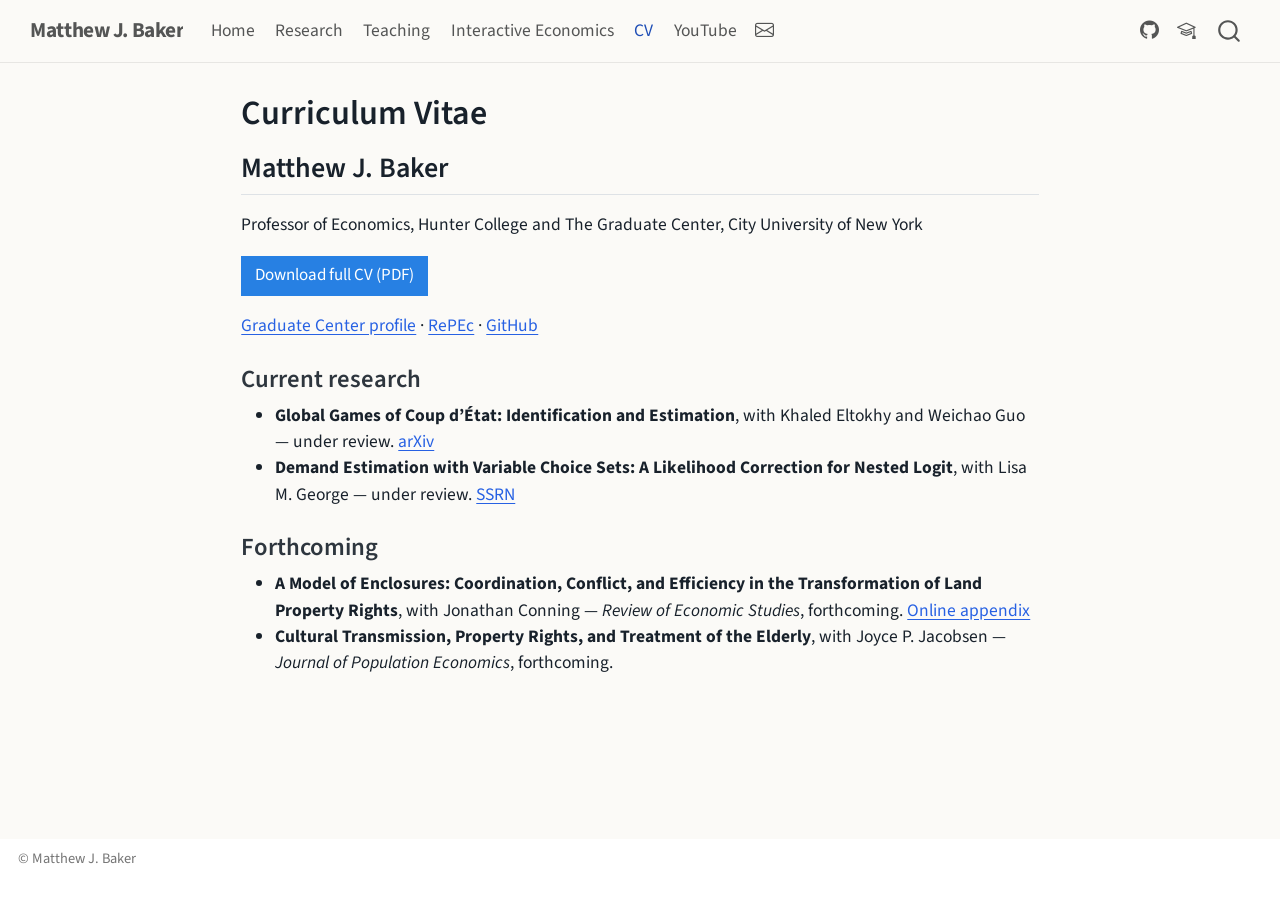
<file: docs/cv.html>
<!DOCTYPE html>
<html xmlns="http://www.w3.org/1999/xhtml" lang="en" xml:lang="en"><head>

<meta charset="utf-8">
<meta name="generator" content="quarto-1.9.37">

<meta name="viewport" content="width=device-width, initial-scale=1.0, user-scalable=yes">


<title>Curriculum Vitae – Matthew J. Baker</title>
<style>
/* Default styles provided by pandoc.
** See https://pandoc.org/MANUAL.html#variables-for-html for config info.
*/
code{white-space: pre-wrap;}
span.smallcaps{font-variant: small-caps;}
div.columns{display: flex; gap: min(4vw, 1.5em);}
div.column{flex: auto; overflow-x: auto;}
div.hanging-indent{margin-left: 1.5em; text-indent: -1.5em;}
ul.task-list{list-style: none;}
ul.task-list li input[type="checkbox"] {
  width: 0.8em;
  margin: 0 0.8em 0.2em -1em; /* quarto-specific, see https://github.com/quarto-dev/quarto-cli/issues/4556 */ 
  vertical-align: middle;
}
</style>


<script src="site_libs/quarto-nav/quarto-nav.js"></script>
<script src="site_libs/quarto-nav/headroom.min.js"></script>
<script src="site_libs/clipboard/clipboard.min.js"></script>
<script src="site_libs/quarto-search/autocomplete.umd.js"></script>
<script src="site_libs/quarto-search/fuse.min.js"></script>
<script src="site_libs/quarto-search/quarto-search.js"></script>
<meta name="quarto:offset" content="./">
<script src="site_libs/quarto-html/quarto.js" type="module"></script>
<script src="site_libs/quarto-html/tabsets/tabsets.js" type="module"></script>
<script src="site_libs/quarto-html/popper.min.js"></script>
<script src="site_libs/quarto-html/tippy.umd.min.js"></script>
<script src="site_libs/quarto-html/anchor.min.js"></script>
<link href="site_libs/quarto-html/tippy.css" rel="stylesheet">
<link href="site_libs/quarto-html/quarto-syntax-highlighting-7f8f88aac4f3542376d5c11b86a4c14d.css" rel="stylesheet" id="quarto-text-highlighting-styles">
<script src="site_libs/bootstrap/bootstrap.min.js"></script>
<link href="site_libs/bootstrap/bootstrap-icons.css" rel="stylesheet">
<link href="site_libs/bootstrap/bootstrap-a0f9fd0d421825b736dc1bbcbcba2219.min.css" rel="stylesheet" append-hash="true" id="quarto-bootstrap" data-mode="light">
<script id="quarto-search-options" type="application/json">{
  "location": "navbar",
  "copy-button": false,
  "collapse-after": 3,
  "panel-placement": "end",
  "type": "overlay",
  "limit": 50,
  "keyboard-shortcut": [
    "f",
    "/",
    "s"
  ],
  "show-item-context": false,
  "language": {
    "search-no-results-text": "No results",
    "search-matching-documents-text": "matching documents",
    "search-copy-link-title": "Copy link to search",
    "search-hide-matches-text": "Hide additional matches",
    "search-more-match-text": "more match in this document",
    "search-more-matches-text": "more matches in this document",
    "search-clear-button-title": "Clear",
    "search-text-placeholder": "",
    "search-detached-cancel-button-title": "Cancel",
    "search-submit-button-title": "Submit",
    "search-label": "Search"
  }
}</script>
<style>html{ scroll-behavior: smooth; }</style>


<link rel="stylesheet" href="styles.css">
<meta property="og:title" content="Curriculum Vitae – Matthew J. Baker">
<meta property="og:description" content="Economist at Hunter College and the Graduate Center, CUNY">
<meta property="og:site_name" content="Matthew J. Baker">
</head>

<body class="nav-fixed fullcontent quarto-light">

<div id="quarto-search-results"></div>
  <header id="quarto-header" class="headroom fixed-top">
    <nav class="navbar navbar-expand-lg " data-bs-theme="dark">
      <div class="navbar-container container-fluid">
      <div class="navbar-brand-container mx-auto">
    <a class="navbar-brand" href="./index.html">
    <span class="navbar-title">Matthew J. Baker</span>
    </a>
  </div>
            <div id="quarto-search" class="" title="Search"></div>
          <button class="navbar-toggler" type="button" data-bs-toggle="collapse" data-bs-target="#navbarCollapse" aria-controls="navbarCollapse" role="menu" aria-expanded="false" aria-label="Toggle navigation" onclick="if (window.quartoToggleHeadroom) { window.quartoToggleHeadroom(); }">
  <span class="navbar-toggler-icon"></span>
</button>
          <div class="collapse navbar-collapse" id="navbarCollapse">
            <ul class="navbar-nav navbar-nav-scroll me-auto">
  <li class="nav-item">
    <a class="nav-link" href="./index.html"> 
<span class="menu-text">Home</span></a>
  </li>  
  <li class="nav-item">
    <a class="nav-link" href="./research.html"> 
<span class="menu-text">Research</span></a>
  </li>  
  <li class="nav-item">
    <a class="nav-link" href="./teaching.html"> 
<span class="menu-text">Teaching</span></a>
  </li>  
  <li class="nav-item">
    <a class="nav-link" href="./interactive-economics.html"> 
<span class="menu-text">Interactive Economics</span></a>
  </li>  
  <li class="nav-item">
    <a class="nav-link active" href="./cv.html" aria-current="page"> 
<span class="menu-text">CV</span></a>
  </li>  
  <li class="nav-item">
    <a class="nav-link" href="https://www.youtube.com/@matthewbaker494"> 
<span class="menu-text">YouTube</span></a>
  </li>  
  <li class="nav-item compact">
    <a class="nav-link" href="mailto:matthew.baker@hunter.cuny.edu"> <i class="bi bi-envelope" role="img" aria-label="Email">
</i> 
<span class="menu-text"></span></a>
  </li>  
</ul>
            <ul class="navbar-nav navbar-nav-scroll ms-auto">
  <li class="nav-item compact">
    <a class="nav-link" href="https://github.com/mbaker21231"> <i class="bi bi-github" role="img" aria-label="GitHub">
</i> 
<span class="menu-text"></span></a>
  </li>  
  <li class="nav-item compact">
    <a class="nav-link" href="https://www.gc.cuny.edu/people/matthew-baker"> <i class="bi bi-mortarboard" role="img" aria-label="CUNY Graduate Center profile">
</i> 
<span class="menu-text"></span></a>
  </li>  
</ul>
          </div> <!-- /navcollapse -->
            <div class="quarto-navbar-tools">
</div>
      </div> <!-- /container-fluid -->
    </nav>
</header>
<!-- content -->
<div id="quarto-content" class="quarto-container page-columns page-rows-contents page-layout-article page-navbar">
<!-- sidebar -->
<!-- margin-sidebar -->
    
<!-- main -->
<main class="content" id="quarto-document-content">

<header id="title-block-header" class="quarto-title-block default">
<div class="quarto-title">
<h1 class="title">Curriculum Vitae</h1>
</div>



<div class="quarto-title-meta">

    
  
    
  </div>
  


</header>


<section id="matthew-j.-baker" class="level2">
<h2 class="anchored" data-anchor-id="matthew-j.-baker">Matthew J. Baker</h2>
<p>Professor of Economics, Hunter College and The Graduate Center, City University of New York</p>
<p><a href="files/Matthew_Baker_CV.pdf" class="btn btn-primary">Download full CV (PDF)</a></p>
<p><a href="https://www.gc.cuny.edu/people/matthew-baker">Graduate Center profile</a> · <a href="https://ideas.repec.org/e/pba114.html">RePEc</a> · <a href="https://github.com/mbaker21231">GitHub</a></p>
<section id="current-research" class="level3">
<h3 class="anchored" data-anchor-id="current-research">Current research</h3>
<ul>
<li><strong>Global Games of Coup d’État: Identification and Estimation</strong>, with Khaled Eltokhy and Weichao Guo — under review. <a href="https://arxiv.org/abs/2607.05534">arXiv</a></li>
<li><strong>Demand Estimation with Variable Choice Sets: A Likelihood Correction for Nested Logit</strong>, with Lisa M. George — under review. <a href="https://ssrn.com/abstract=7207938">SSRN</a></li>
</ul>
</section>
<section id="forthcoming" class="level3">
<h3 class="anchored" data-anchor-id="forthcoming">Forthcoming</h3>
<ul>
<li><strong>A Model of Enclosures: Coordination, Conflict, and Efficiency in the Transformation of Land Property Rights</strong>, with Jonathan Conning — <em>Review of Economic Studies</em>, forthcoming. <a href="https://open-enclose.github.io/">Online appendix</a></li>
<li><strong>Cultural Transmission, Property Rights, and Treatment of the Elderly</strong>, with Joyce P. Jacobsen — <em>Journal of Population Economics</em>, forthcoming.</li>
</ul>


</section>
</section>

</main> <!-- /main -->
<script id="quarto-html-after-body" type="application/javascript">
  window.document.addEventListener("DOMContentLoaded", function (event) {
    const icon = "";
    const anchorJS = new window.AnchorJS();
    anchorJS.options = {
      placement: 'right',
      icon: icon
    };
    anchorJS.add('.anchored');
    const isCodeAnnotation = (el) => {
      for (const clz of el.classList) {
        if (clz.startsWith('code-annotation-')) {                     
          return true;
        }
      }
      return false;
    }
    const onCopySuccess = function(e) {
      // button target
      const button = e.trigger;
      // don't keep focus
      button.blur();
      // flash "checked"
      button.classList.add('code-copy-button-checked');
      var currentTitle = button.getAttribute("title");
      button.setAttribute("title", "Copied!");
      let tooltip;
      if (window.bootstrap) {
        button.setAttribute("data-bs-toggle", "tooltip");
        button.setAttribute("data-bs-placement", "left");
        button.setAttribute("data-bs-title", "Copied!");
        tooltip = new bootstrap.Tooltip(button, 
          { trigger: "manual", 
            customClass: "code-copy-button-tooltip",
            offset: [0, -8]});
        tooltip.show();    
      }
      setTimeout(function() {
        if (tooltip) {
          tooltip.hide();
          button.removeAttribute("data-bs-title");
          button.removeAttribute("data-bs-toggle");
          button.removeAttribute("data-bs-placement");
        }
        button.setAttribute("title", currentTitle);
        button.classList.remove('code-copy-button-checked');
      }, 1000);
      // clear code selection
      e.clearSelection();
    }
    const getTextToCopy = function(trigger) {
      const outerScaffold = trigger.parentElement.cloneNode(true);
      const codeEl = outerScaffold.querySelector('code');
      for (const childEl of codeEl.children) {
        if (isCodeAnnotation(childEl)) {
          childEl.remove();
        }
      }
      return codeEl.innerText;
    }
    const clipboard = new window.ClipboardJS('.code-copy-button:not([data-in-quarto-modal])', {
      text: getTextToCopy
    });
    clipboard.on('success', onCopySuccess);
    if (window.document.getElementById('quarto-embedded-source-code-modal')) {
      const clipboardModal = new window.ClipboardJS('.code-copy-button[data-in-quarto-modal]', {
        text: getTextToCopy,
        container: window.document.getElementById('quarto-embedded-source-code-modal')
      });
      clipboardModal.on('success', onCopySuccess);
    }
      var localhostRegex = new RegExp(/^(?:http|https):\/\/localhost\:?[0-9]*\//);
      var mailtoRegex = new RegExp(/^mailto:/);
        var filterRegex = new RegExp('/' + window.location.host + '/');
      var isInternal = (href) => {
          return filterRegex.test(href) || localhostRegex.test(href) || mailtoRegex.test(href);
      }
      // Inspect non-navigation links and adorn them if external
     var links = window.document.querySelectorAll('a[href]:not(.nav-link):not(.navbar-brand):not(.toc-action):not(.sidebar-link):not(.sidebar-item-toggle):not(.pagination-link):not(.no-external):not([aria-hidden]):not(.dropdown-item):not(.quarto-navigation-tool):not(.about-link)');
      for (var i=0; i<links.length; i++) {
        const link = links[i];
        if (!isInternal(link.href)) {
          // undo the damage that might have been done by quarto-nav.js in the case of
          // links that we want to consider external
          if (link.dataset.originalHref !== undefined) {
            link.href = link.dataset.originalHref;
          }
            // target, if specified
            link.setAttribute("target", "_blank");
            if (link.getAttribute("rel") === null) {
              link.setAttribute("rel", "noopener");
            }
        }
      }
    function tippyHover(el, contentFn, onTriggerFn, onUntriggerFn) {
      const config = {
        allowHTML: true,
        maxWidth: 500,
        delay: 100,
        arrow: false,
        appendTo: function(el) {
            return el.parentElement;
        },
        interactive: true,
        interactiveBorder: 10,
        theme: 'quarto',
        placement: 'bottom-start',
      };
      if (contentFn) {
        config.content = contentFn;
      }
      if (onTriggerFn) {
        config.onTrigger = onTriggerFn;
      }
      if (onUntriggerFn) {
        config.onUntrigger = onUntriggerFn;
      }
      window.tippy(el, config); 
    }
    const noterefs = window.document.querySelectorAll('a[role="doc-noteref"]');
    for (var i=0; i<noterefs.length; i++) {
      const ref = noterefs[i];
      tippyHover(ref, function() {
        // use id or data attribute instead here
        let href = ref.getAttribute('data-footnote-href') || ref.getAttribute('href');
        try { href = new URL(href).hash; } catch {}
        const id = href.replace(/^#\/?/, "");
        const note = window.document.getElementById(id);
        if (note) {
          return note.innerHTML;
        } else {
          return "";
        }
      });
    }
    const xrefs = window.document.querySelectorAll('a.quarto-xref');
    const processXRef = (id, note) => {
      // Strip column container classes
      const stripColumnClz = (el) => {
        el.classList.remove("page-full", "page-columns");
        if (el.children) {
          for (const child of el.children) {
            stripColumnClz(child);
          }
        }
      }
      stripColumnClz(note)
      if (id === null || id.startsWith('sec-')) {
        // Special case sections, only their first couple elements
        const container = document.createElement("div");
        if (note.children && note.children.length > 2) {
          container.appendChild(note.children[0].cloneNode(true));
          for (let i = 1; i < note.children.length; i++) {
            const child = note.children[i];
            if (child.tagName === "P" && child.innerText === "") {
              continue;
            } else {
              container.appendChild(child.cloneNode(true));
              break;
            }
          }
          if (window.Quarto?.typesetMath) {
            window.Quarto.typesetMath(container);
          }
          return container.innerHTML
        } else {
          if (window.Quarto?.typesetMath) {
            window.Quarto.typesetMath(note);
          }
          return note.innerHTML;
        }
      } else {
        // Remove any anchor links if they are present
        const anchorLink = note.querySelector('a.anchorjs-link');
        if (anchorLink) {
          anchorLink.remove();
        }
        if (window.Quarto?.typesetMath) {
          window.Quarto.typesetMath(note);
        }
        if (note.classList.contains("callout")) {
          return note.outerHTML;
        } else {
          return note.innerHTML;
        }
      }
    }
    for (var i=0; i<xrefs.length; i++) {
      const xref = xrefs[i];
      tippyHover(xref, undefined, function(instance) {
        instance.disable();
        let url = xref.getAttribute('href');
        let hash = undefined; 
        if (url.startsWith('#')) {
          hash = url;
        } else {
          try { hash = new URL(url).hash; } catch {}
        }
        if (hash) {
          const id = hash.replace(/^#\/?/, "");
          const note = window.document.getElementById(id);
          if (note !== null) {
            try {
              const html = processXRef(id, note.cloneNode(true));
              instance.setContent(html);
            } finally {
              instance.enable();
              instance.show();
            }
          } else {
            // See if we can fetch this
            fetch(url.split('#')[0])
            .then(res => res.text())
            .then(html => {
              const parser = new DOMParser();
              const htmlDoc = parser.parseFromString(html, "text/html");
              const note = htmlDoc.getElementById(id);
              if (note !== null) {
                const html = processXRef(id, note);
                instance.setContent(html);
              } 
            }).finally(() => {
              instance.enable();
              instance.show();
            });
          }
        } else {
          // See if we can fetch a full url (with no hash to target)
          // This is a special case and we should probably do some content thinning / targeting
          fetch(url)
          .then(res => res.text())
          .then(html => {
            const parser = new DOMParser();
            const htmlDoc = parser.parseFromString(html, "text/html");
            const note = htmlDoc.querySelector('main.content');
            if (note !== null) {
              // This should only happen for chapter cross references
              // (since there is no id in the URL)
              // remove the first header
              if (note.children.length > 0 && note.children[0].tagName === "HEADER") {
                note.children[0].remove();
              }
              const html = processXRef(null, note);
              instance.setContent(html);
            } 
          }).finally(() => {
            instance.enable();
            instance.show();
          });
        }
      }, function(instance) {
      });
    }
        let selectedAnnoteEl;
        const selectorForAnnotation = ( cell, annotation) => {
          let cellAttr = 'data-code-cell="' + cell + '"';
          let lineAttr = 'data-code-annotation="' +  annotation + '"';
          const selector = 'span[' + cellAttr + '][' + lineAttr + ']';
          return selector;
        }
        const selectCodeLines = (annoteEl) => {
          const doc = window.document;
          const targetCell = annoteEl.getAttribute("data-target-cell");
          const targetAnnotation = annoteEl.getAttribute("data-target-annotation");
          const annoteSpan = window.document.querySelector(selectorForAnnotation(targetCell, targetAnnotation));
          const lines = annoteSpan.getAttribute("data-code-lines").split(",");
          const lineIds = lines.map((line) => {
            return targetCell + "-" + line;
          })
          let top = null;
          let height = null;
          let parent = null;
          if (lineIds.length > 0) {
              //compute the position of the single el (top and bottom and make a div)
              const el = window.document.getElementById(lineIds[0]);
              top = el.offsetTop;
              height = el.offsetHeight;
              parent = el.parentElement.parentElement;
            if (lineIds.length > 1) {
              const lastEl = window.document.getElementById(lineIds[lineIds.length - 1]);
              const bottom = lastEl.offsetTop + lastEl.offsetHeight;
              height = bottom - top;
            }
            if (top !== null && height !== null && parent !== null) {
              // cook up a div (if necessary) and position it 
              let div = window.document.getElementById("code-annotation-line-highlight");
              if (div === null) {
                div = window.document.createElement("div");
                div.setAttribute("id", "code-annotation-line-highlight");
                div.style.position = 'absolute';
                parent.appendChild(div);
              }
              div.style.top = top - 2 + "px";
              div.style.height = height + 4 + "px";
              div.style.left = 0;
              let gutterDiv = window.document.getElementById("code-annotation-line-highlight-gutter");
              if (gutterDiv === null) {
                gutterDiv = window.document.createElement("div");
                gutterDiv.setAttribute("id", "code-annotation-line-highlight-gutter");
                gutterDiv.style.position = 'absolute';
                const codeCell = window.document.getElementById(targetCell);
                const gutter = codeCell.querySelector('.code-annotation-gutter');
                gutter.appendChild(gutterDiv);
              }
              gutterDiv.style.top = top - 2 + "px";
              gutterDiv.style.height = height + 4 + "px";
            }
            selectedAnnoteEl = annoteEl;
          }
        };
        const unselectCodeLines = () => {
          const elementsIds = ["code-annotation-line-highlight", "code-annotation-line-highlight-gutter"];
          elementsIds.forEach((elId) => {
            const div = window.document.getElementById(elId);
            if (div) {
              div.remove();
            }
          });
          selectedAnnoteEl = undefined;
        };
          // Handle positioning of the toggle
      window.addEventListener(
        "resize",
        throttle(() => {
          elRect = undefined;
          if (selectedAnnoteEl) {
            selectCodeLines(selectedAnnoteEl);
          }
        }, 10)
      );
      function throttle(fn, ms) {
      let throttle = false;
      let timer;
        return (...args) => {
          if(!throttle) { // first call gets through
              fn.apply(this, args);
              throttle = true;
          } else { // all the others get throttled
              if(timer) clearTimeout(timer); // cancel #2
              timer = setTimeout(() => {
                fn.apply(this, args);
                timer = throttle = false;
              }, ms);
          }
        };
      }
        // Attach click handler to the DT
        const annoteDls = window.document.querySelectorAll('dt[data-target-cell]');
        for (const annoteDlNode of annoteDls) {
          annoteDlNode.addEventListener('click', (event) => {
            const clickedEl = event.target;
            if (clickedEl !== selectedAnnoteEl) {
              unselectCodeLines();
              const activeEl = window.document.querySelector('dt[data-target-cell].code-annotation-active');
              if (activeEl) {
                activeEl.classList.remove('code-annotation-active');
              }
              selectCodeLines(clickedEl);
              clickedEl.classList.add('code-annotation-active');
            } else {
              // Unselect the line
              unselectCodeLines();
              clickedEl.classList.remove('code-annotation-active');
            }
          });
        }
    const findCites = (el) => {
      const parentEl = el.parentElement;
      if (parentEl) {
        const cites = parentEl.dataset.cites;
        if (cites) {
          return {
            el,
            cites: cites.split(' ')
          };
        } else {
          return findCites(el.parentElement)
        }
      } else {
        return undefined;
      }
    };
    var bibliorefs = window.document.querySelectorAll('a[role="doc-biblioref"]');
    for (var i=0; i<bibliorefs.length; i++) {
      const ref = bibliorefs[i];
      const citeInfo = findCites(ref);
      if (citeInfo) {
        tippyHover(citeInfo.el, function() {
          var popup = window.document.createElement('div');
          citeInfo.cites.forEach(function(cite) {
            var citeDiv = window.document.createElement('div');
            citeDiv.classList.add('hanging-indent');
            citeDiv.classList.add('csl-entry');
            var biblioDiv = window.document.getElementById('ref-' + cite);
            if (biblioDiv) {
              citeDiv.innerHTML = biblioDiv.innerHTML;
            }
            popup.appendChild(citeDiv);
          });
          return popup.innerHTML;
        });
      }
    }
  });
  </script>
</div> <!-- /content -->
<footer class="footer">
  <div class="nav-footer">
    <div class="nav-footer-left">
<p>© Matthew J. Baker</p>
</div>   
    <div class="nav-footer-center">
      &nbsp;
    </div>
    <div class="nav-footer-right">
      &nbsp;
    </div>
  </div>
</footer>




<script src="site_libs/quarto-html/zenscroll-min.js"></script>
</body></html>
</file>
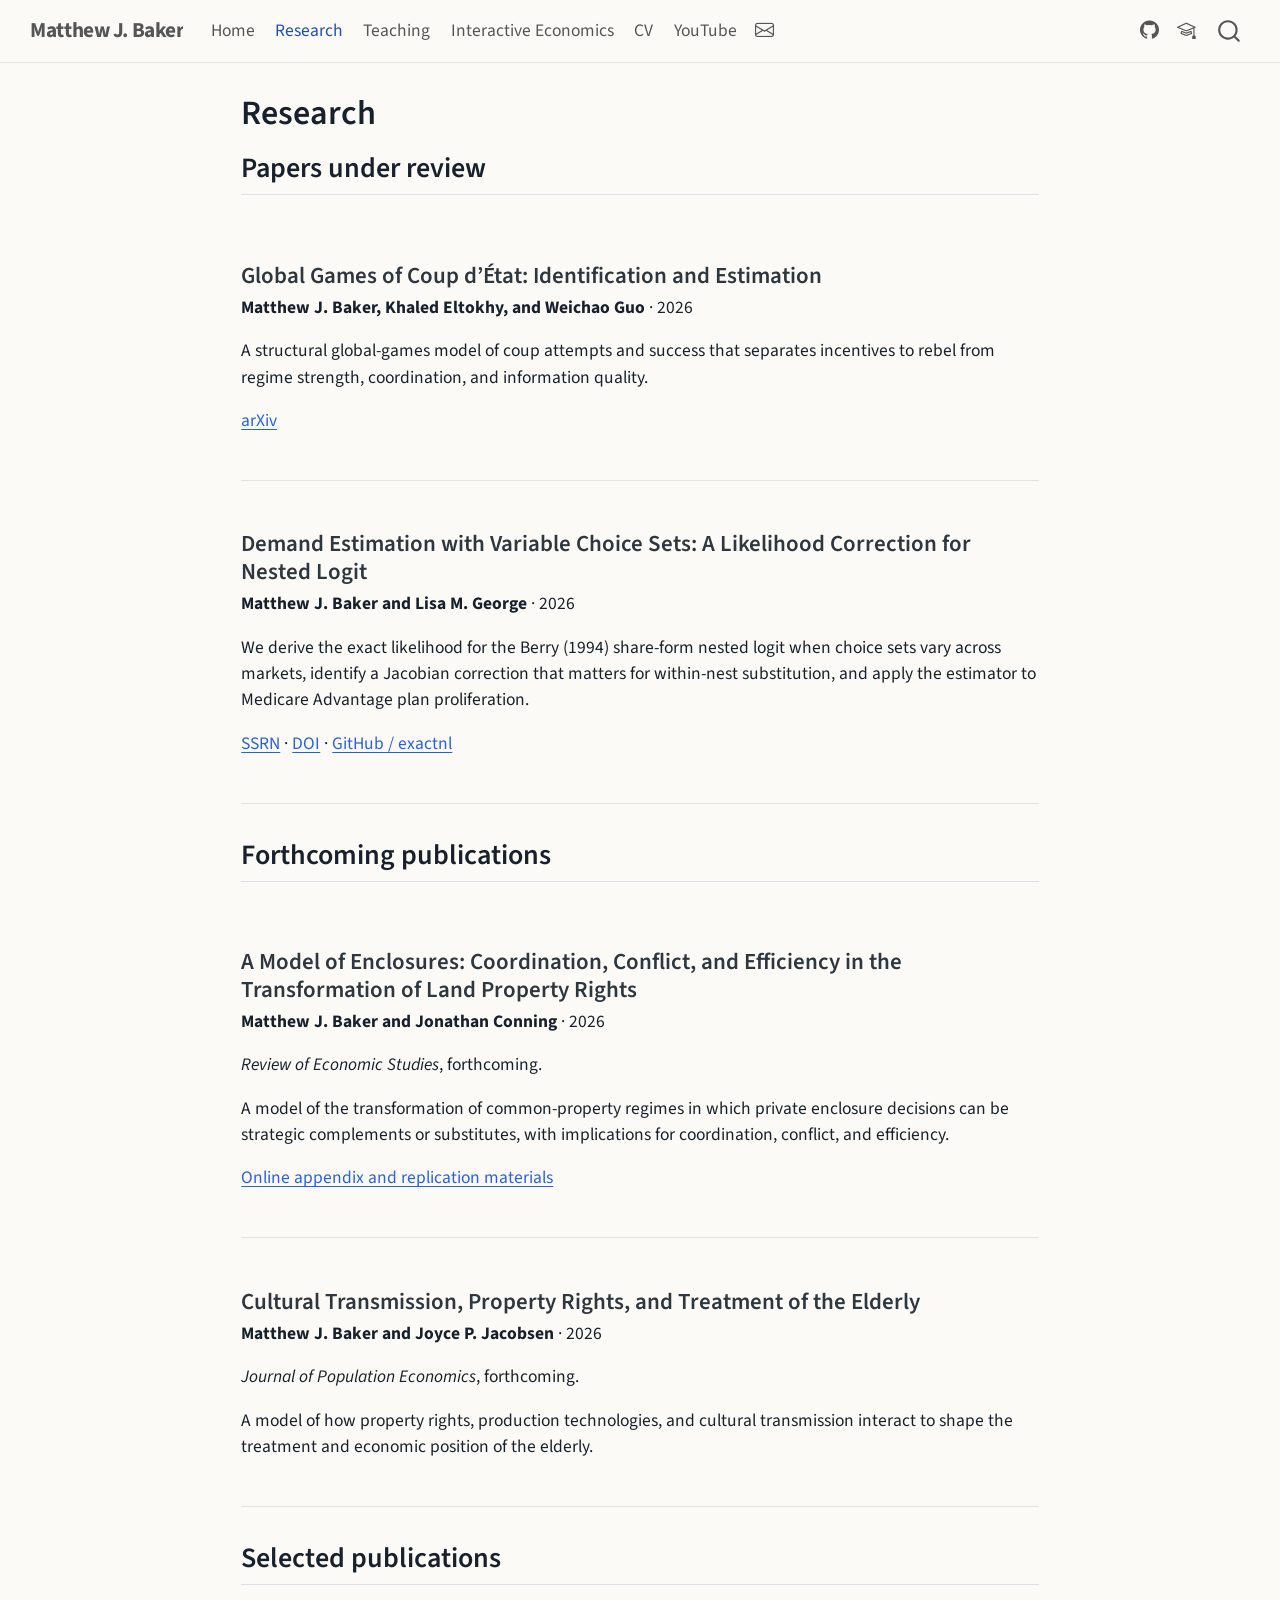
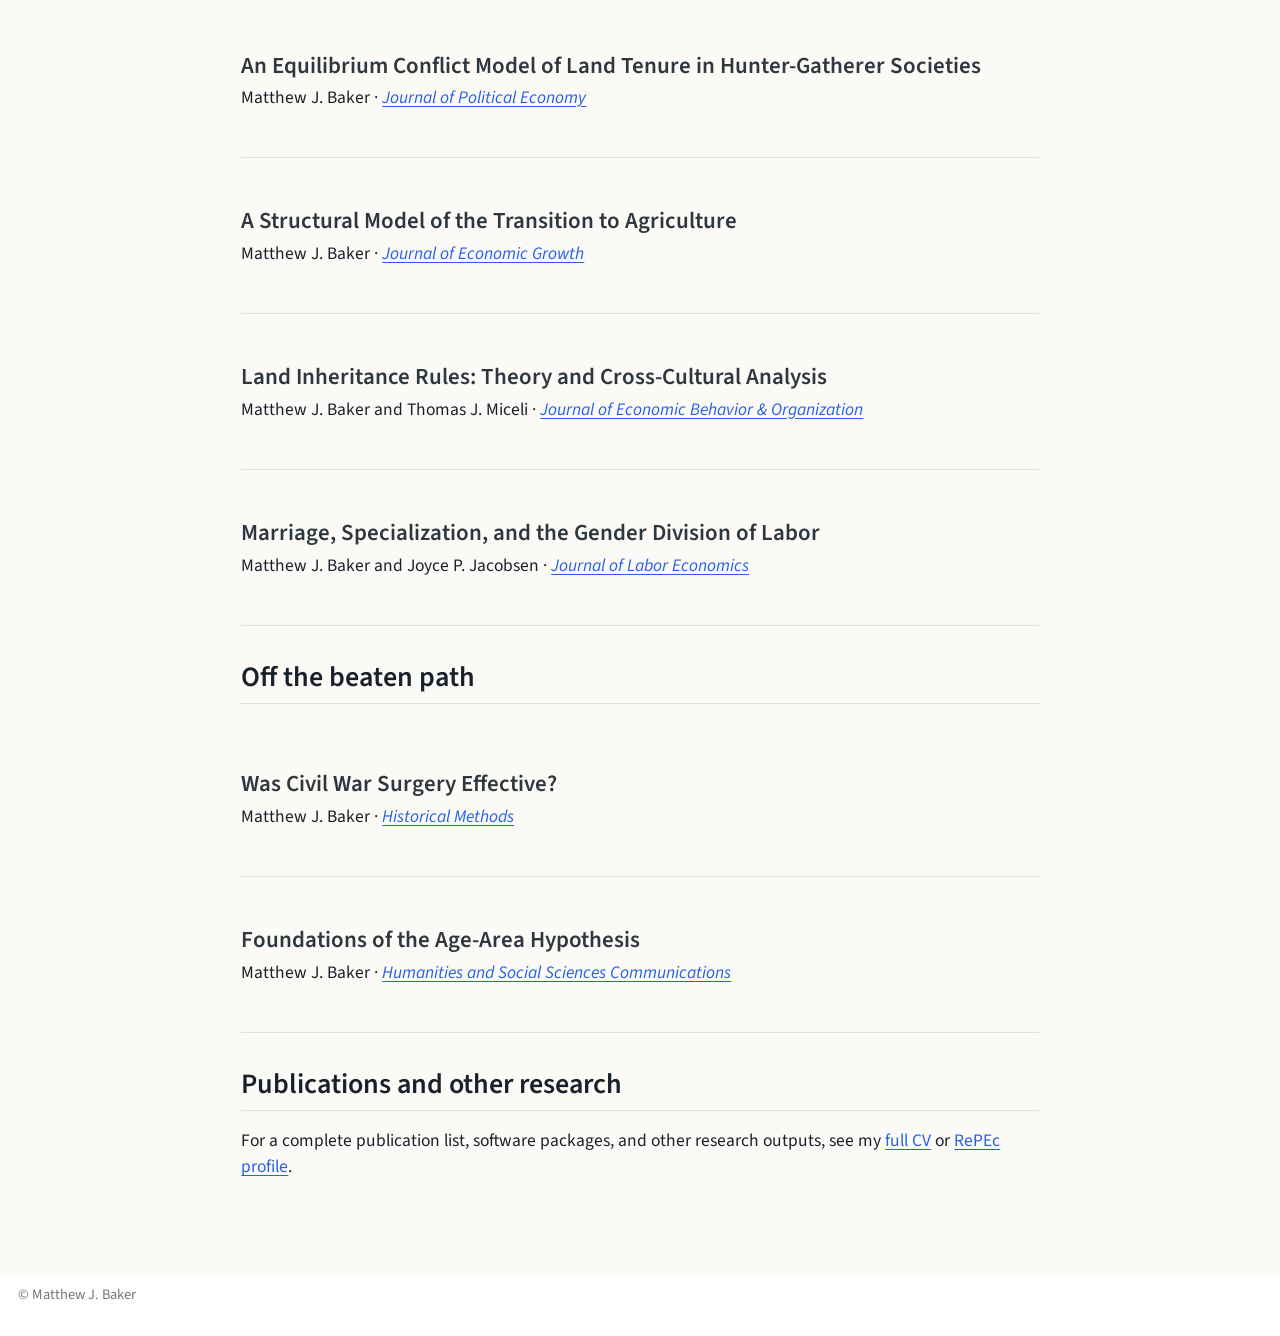
<file: docs/research.html>
<!DOCTYPE html>
<html xmlns="http://www.w3.org/1999/xhtml" lang="en" xml:lang="en"><head>

<meta charset="utf-8">
<meta name="generator" content="quarto-1.9.37">

<meta name="viewport" content="width=device-width, initial-scale=1.0, user-scalable=yes">


<title>Research – Matthew J. Baker</title>
<style>
/* Default styles provided by pandoc.
** See https://pandoc.org/MANUAL.html#variables-for-html for config info.
*/
code{white-space: pre-wrap;}
span.smallcaps{font-variant: small-caps;}
div.columns{display: flex; gap: min(4vw, 1.5em);}
div.column{flex: auto; overflow-x: auto;}
div.hanging-indent{margin-left: 1.5em; text-indent: -1.5em;}
ul.task-list{list-style: none;}
ul.task-list li input[type="checkbox"] {
  width: 0.8em;
  margin: 0 0.8em 0.2em -1em; /* quarto-specific, see https://github.com/quarto-dev/quarto-cli/issues/4556 */ 
  vertical-align: middle;
}
</style>


<script src="site_libs/quarto-nav/quarto-nav.js"></script>
<script src="site_libs/quarto-nav/headroom.min.js"></script>
<script src="site_libs/clipboard/clipboard.min.js"></script>
<script src="site_libs/quarto-search/autocomplete.umd.js"></script>
<script src="site_libs/quarto-search/fuse.min.js"></script>
<script src="site_libs/quarto-search/quarto-search.js"></script>
<meta name="quarto:offset" content="./">
<script src="site_libs/quarto-html/quarto.js" type="module"></script>
<script src="site_libs/quarto-html/tabsets/tabsets.js" type="module"></script>
<script src="site_libs/quarto-html/popper.min.js"></script>
<script src="site_libs/quarto-html/tippy.umd.min.js"></script>
<script src="site_libs/quarto-html/anchor.min.js"></script>
<link href="site_libs/quarto-html/tippy.css" rel="stylesheet">
<link href="site_libs/quarto-html/quarto-syntax-highlighting-7f8f88aac4f3542376d5c11b86a4c14d.css" rel="stylesheet" id="quarto-text-highlighting-styles">
<script src="site_libs/bootstrap/bootstrap.min.js"></script>
<link href="site_libs/bootstrap/bootstrap-icons.css" rel="stylesheet">
<link href="site_libs/bootstrap/bootstrap-a0f9fd0d421825b736dc1bbcbcba2219.min.css" rel="stylesheet" append-hash="true" id="quarto-bootstrap" data-mode="light">
<script id="quarto-search-options" type="application/json">{
  "location": "navbar",
  "copy-button": false,
  "collapse-after": 3,
  "panel-placement": "end",
  "type": "overlay",
  "limit": 50,
  "keyboard-shortcut": [
    "f",
    "/",
    "s"
  ],
  "show-item-context": false,
  "language": {
    "search-no-results-text": "No results",
    "search-matching-documents-text": "matching documents",
    "search-copy-link-title": "Copy link to search",
    "search-hide-matches-text": "Hide additional matches",
    "search-more-match-text": "more match in this document",
    "search-more-matches-text": "more matches in this document",
    "search-clear-button-title": "Clear",
    "search-text-placeholder": "",
    "search-detached-cancel-button-title": "Cancel",
    "search-submit-button-title": "Submit",
    "search-label": "Search"
  }
}</script>
<style>html{ scroll-behavior: smooth; }</style>


<link rel="stylesheet" href="styles.css">
<meta property="og:title" content="Research – Matthew J. Baker">
<meta property="og:description" content="Economist at Hunter College and the Graduate Center, CUNY">
<meta property="og:site_name" content="Matthew J. Baker">
</head>

<body class="nav-fixed fullcontent quarto-light">

<div id="quarto-search-results"></div>
  <header id="quarto-header" class="headroom fixed-top">
    <nav class="navbar navbar-expand-lg " data-bs-theme="dark">
      <div class="navbar-container container-fluid">
      <div class="navbar-brand-container mx-auto">
    <a class="navbar-brand" href="./index.html">
    <span class="navbar-title">Matthew J. Baker</span>
    </a>
  </div>
            <div id="quarto-search" class="" title="Search"></div>
          <button class="navbar-toggler" type="button" data-bs-toggle="collapse" data-bs-target="#navbarCollapse" aria-controls="navbarCollapse" role="menu" aria-expanded="false" aria-label="Toggle navigation" onclick="if (window.quartoToggleHeadroom) { window.quartoToggleHeadroom(); }">
  <span class="navbar-toggler-icon"></span>
</button>
          <div class="collapse navbar-collapse" id="navbarCollapse">
            <ul class="navbar-nav navbar-nav-scroll me-auto">
  <li class="nav-item">
    <a class="nav-link" href="./index.html"> 
<span class="menu-text">Home</span></a>
  </li>  
  <li class="nav-item">
    <a class="nav-link active" href="./research.html" aria-current="page"> 
<span class="menu-text">Research</span></a>
  </li>  
  <li class="nav-item">
    <a class="nav-link" href="./teaching.html"> 
<span class="menu-text">Teaching</span></a>
  </li>  
  <li class="nav-item">
    <a class="nav-link" href="./interactive-economics.html"> 
<span class="menu-text">Interactive Economics</span></a>
  </li>  
  <li class="nav-item">
    <a class="nav-link" href="./cv.html"> 
<span class="menu-text">CV</span></a>
  </li>  
  <li class="nav-item">
    <a class="nav-link" href="https://www.youtube.com/@matthewbaker494"> 
<span class="menu-text">YouTube</span></a>
  </li>  
  <li class="nav-item compact">
    <a class="nav-link" href="mailto:matthew.baker@hunter.cuny.edu"> <i class="bi bi-envelope" role="img" aria-label="Email">
</i> 
<span class="menu-text"></span></a>
  </li>  
</ul>
            <ul class="navbar-nav navbar-nav-scroll ms-auto">
  <li class="nav-item compact">
    <a class="nav-link" href="https://github.com/mbaker21231"> <i class="bi bi-github" role="img" aria-label="GitHub">
</i> 
<span class="menu-text"></span></a>
  </li>  
  <li class="nav-item compact">
    <a class="nav-link" href="https://www.gc.cuny.edu/people/matthew-baker"> <i class="bi bi-mortarboard" role="img" aria-label="CUNY Graduate Center profile">
</i> 
<span class="menu-text"></span></a>
  </li>  
</ul>
          </div> <!-- /navcollapse -->
            <div class="quarto-navbar-tools">
</div>
      </div> <!-- /container-fluid -->
    </nav>
</header>
<!-- content -->
<div id="quarto-content" class="quarto-container page-columns page-rows-contents page-layout-article page-navbar">
<!-- sidebar -->
<!-- margin-sidebar -->
    
<!-- main -->
<main class="content" id="quarto-document-content">

<header id="title-block-header" class="quarto-title-block default">
<div class="quarto-title">
<h1 class="title">Research</h1>
</div>



<div class="quarto-title-meta">

    
  
    
  </div>
  


</header>


<section id="papers-under-review" class="level2">
<h2 class="anchored" data-anchor-id="papers-under-review">Papers under review</h2>
<section id="global-games-of-coup-détat-identification-and-estimation" class="level3 paper">
<h3 class="anchored" data-anchor-id="global-games-of-coup-détat-identification-and-estimation">Global Games of Coup d’État: Identification and Estimation</h3>
<p><strong>Matthew J. Baker, Khaled Eltokhy, and Weichao Guo</strong> · 2026</p>
<p>A structural global-games model of coup attempts and success that separates incentives to rebel from regime strength, coordination, and information quality.</p>
<p><a href="https://arxiv.org/abs/2607.05534">arXiv</a></p>
</section>
<section id="demand-estimation-with-variable-choice-sets-a-likelihood-correction-for-nested-logit" class="level3 paper">
<h3 class="anchored" data-anchor-id="demand-estimation-with-variable-choice-sets-a-likelihood-correction-for-nested-logit">Demand Estimation with Variable Choice Sets: A Likelihood Correction for Nested Logit</h3>
<p><strong>Matthew J. Baker and Lisa M. George</strong> · 2026</p>
<p>We derive the exact likelihood for the Berry (1994) share-form nested logit when choice sets vary across markets, identify a Jacobian correction that matters for within-nest substitution, and apply the estimator to Medicare Advantage plan proliferation.</p>
<p><a href="https://ssrn.com/abstract=7207938">SSRN</a> · <a href="https://doi.org/10.2139/ssrn.7207938">DOI</a> · <a href="https://github.com/lisa-george/exactnl">GitHub / exactnl</a></p>
</section>
</section>
<section id="forthcoming-publications" class="level2">
<h2 class="anchored" data-anchor-id="forthcoming-publications">Forthcoming publications</h2>
<section id="a-model-of-enclosures-coordination-conflict-and-efficiency-in-the-transformation-of-land-property-rights" class="level3 paper">
<h3 class="anchored" data-anchor-id="a-model-of-enclosures-coordination-conflict-and-efficiency-in-the-transformation-of-land-property-rights">A Model of Enclosures: Coordination, Conflict, and Efficiency in the Transformation of Land Property Rights</h3>
<p><strong>Matthew J. Baker and Jonathan Conning</strong> · 2026</p>
<p><em>Review of Economic Studies</em>, forthcoming.</p>
<p>A model of the transformation of common-property regimes in which private enclosure decisions can be strategic complements or substitutes, with implications for coordination, conflict, and efficiency.</p>
<p><a href="https://open-enclose.github.io/">Online appendix and replication materials</a></p>
</section>
<section id="cultural-transmission-property-rights-and-treatment-of-the-elderly" class="level3 paper">
<h3 class="anchored" data-anchor-id="cultural-transmission-property-rights-and-treatment-of-the-elderly">Cultural Transmission, Property Rights, and Treatment of the Elderly</h3>
<p><strong>Matthew J. Baker and Joyce P. Jacobsen</strong> · 2026</p>
<p><em>Journal of Population Economics</em>, forthcoming.</p>
<p>A model of how property rights, production technologies, and cultural transmission interact to shape the treatment and economic position of the elderly.</p>
</section>
</section>
<section id="selected-publications" class="level2">
<h2 class="anchored" data-anchor-id="selected-publications">Selected publications</h2>
<section id="an-equilibrium-conflict-model-of-land-tenure-in-hunter-gatherer-societies" class="level3 paper">
<h3 class="anchored" data-anchor-id="an-equilibrium-conflict-model-of-land-tenure-in-hunter-gatherer-societies">An Equilibrium Conflict Model of Land Tenure in Hunter-Gatherer Societies</h3>
<p>Matthew J. Baker · <a href="https://www.journals.uchicago.edu/doi/10.1086/344800"><em>Journal of Political Economy</em></a></p>
</section>
<section id="a-structural-model-of-the-transition-to-agriculture" class="level3 paper">
<h3 class="anchored" data-anchor-id="a-structural-model-of-the-transition-to-agriculture">A Structural Model of the Transition to Agriculture</h3>
<p>Matthew J. Baker · <a href="https://link.springer.com/article/10.1007/s10887-008-9034-6"><em>Journal of Economic Growth</em></a></p>
</section>
<section id="land-inheritance-rules-theory-and-cross-cultural-analysis" class="level3 paper">
<h3 class="anchored" data-anchor-id="land-inheritance-rules-theory-and-cross-cultural-analysis">Land Inheritance Rules: Theory and Cross-Cultural Analysis</h3>
<p>Matthew J. Baker and Thomas J. Miceli · <a href="https://www.sciencedirect.com/science/article/abs/pii/S0167268104000496"><em>Journal of Economic Behavior &amp; Organization</em></a></p>
</section>
<section id="marriage-specialization-and-the-gender-division-of-labor" class="level3 paper">
<h3 class="anchored" data-anchor-id="marriage-specialization-and-the-gender-division-of-labor">Marriage, Specialization, and the Gender Division of Labor</h3>
<p>Matthew J. Baker and Joyce P. Jacobsen · <a href="https://www.journals.uchicago.edu/doi/10.1086/522907"><em>Journal of Labor Economics</em></a></p>
</section>
</section>
<section id="off-the-beaten-path" class="level2">
<h2 class="anchored" data-anchor-id="off-the-beaten-path">Off the beaten path</h2>
<section id="was-civil-war-surgery-effective" class="level3 paper">
<h3 class="anchored" data-anchor-id="was-civil-war-surgery-effective">Was Civil War Surgery Effective?</h3>
<p>Matthew J. Baker · <a href="https://www.tandfonline.com/doi/abs/10.1080/01615440.2017.1408440"><em>Historical Methods</em></a></p>
</section>
<section id="foundations-of-the-age-area-hypothesis" class="level3 paper">
<h3 class="anchored" data-anchor-id="foundations-of-the-age-area-hypothesis">Foundations of the Age-Area Hypothesis</h3>
<p>Matthew J. Baker · <a href="https://www.nature.com/articles/s41599-021-00991-8"><em>Humanities and Social Sciences Communications</em></a></p>
</section>
</section>
<section id="publications-and-other-research" class="level2">
<h2 class="anchored" data-anchor-id="publications-and-other-research">Publications and other research</h2>
<p>For a complete publication list, software packages, and other research outputs, see my <a href="files/Matthew_Baker_CV.pdf">full CV</a> or <a href="https://ideas.repec.org/e/pba114.html">RePEc profile</a>.</p>


</section>

</main> <!-- /main -->
<script id="quarto-html-after-body" type="application/javascript">
  window.document.addEventListener("DOMContentLoaded", function (event) {
    const icon = "";
    const anchorJS = new window.AnchorJS();
    anchorJS.options = {
      placement: 'right',
      icon: icon
    };
    anchorJS.add('.anchored');
    const isCodeAnnotation = (el) => {
      for (const clz of el.classList) {
        if (clz.startsWith('code-annotation-')) {                     
          return true;
        }
      }
      return false;
    }
    const onCopySuccess = function(e) {
      // button target
      const button = e.trigger;
      // don't keep focus
      button.blur();
      // flash "checked"
      button.classList.add('code-copy-button-checked');
      var currentTitle = button.getAttribute("title");
      button.setAttribute("title", "Copied!");
      let tooltip;
      if (window.bootstrap) {
        button.setAttribute("data-bs-toggle", "tooltip");
        button.setAttribute("data-bs-placement", "left");
        button.setAttribute("data-bs-title", "Copied!");
        tooltip = new bootstrap.Tooltip(button, 
          { trigger: "manual", 
            customClass: "code-copy-button-tooltip",
            offset: [0, -8]});
        tooltip.show();    
      }
      setTimeout(function() {
        if (tooltip) {
          tooltip.hide();
          button.removeAttribute("data-bs-title");
          button.removeAttribute("data-bs-toggle");
          button.removeAttribute("data-bs-placement");
        }
        button.setAttribute("title", currentTitle);
        button.classList.remove('code-copy-button-checked');
      }, 1000);
      // clear code selection
      e.clearSelection();
    }
    const getTextToCopy = function(trigger) {
      const outerScaffold = trigger.parentElement.cloneNode(true);
      const codeEl = outerScaffold.querySelector('code');
      for (const childEl of codeEl.children) {
        if (isCodeAnnotation(childEl)) {
          childEl.remove();
        }
      }
      return codeEl.innerText;
    }
    const clipboard = new window.ClipboardJS('.code-copy-button:not([data-in-quarto-modal])', {
      text: getTextToCopy
    });
    clipboard.on('success', onCopySuccess);
    if (window.document.getElementById('quarto-embedded-source-code-modal')) {
      const clipboardModal = new window.ClipboardJS('.code-copy-button[data-in-quarto-modal]', {
        text: getTextToCopy,
        container: window.document.getElementById('quarto-embedded-source-code-modal')
      });
      clipboardModal.on('success', onCopySuccess);
    }
      var localhostRegex = new RegExp(/^(?:http|https):\/\/localhost\:?[0-9]*\//);
      var mailtoRegex = new RegExp(/^mailto:/);
        var filterRegex = new RegExp('/' + window.location.host + '/');
      var isInternal = (href) => {
          return filterRegex.test(href) || localhostRegex.test(href) || mailtoRegex.test(href);
      }
      // Inspect non-navigation links and adorn them if external
     var links = window.document.querySelectorAll('a[href]:not(.nav-link):not(.navbar-brand):not(.toc-action):not(.sidebar-link):not(.sidebar-item-toggle):not(.pagination-link):not(.no-external):not([aria-hidden]):not(.dropdown-item):not(.quarto-navigation-tool):not(.about-link)');
      for (var i=0; i<links.length; i++) {
        const link = links[i];
        if (!isInternal(link.href)) {
          // undo the damage that might have been done by quarto-nav.js in the case of
          // links that we want to consider external
          if (link.dataset.originalHref !== undefined) {
            link.href = link.dataset.originalHref;
          }
            // target, if specified
            link.setAttribute("target", "_blank");
            if (link.getAttribute("rel") === null) {
              link.setAttribute("rel", "noopener");
            }
        }
      }
    function tippyHover(el, contentFn, onTriggerFn, onUntriggerFn) {
      const config = {
        allowHTML: true,
        maxWidth: 500,
        delay: 100,
        arrow: false,
        appendTo: function(el) {
            return el.parentElement;
        },
        interactive: true,
        interactiveBorder: 10,
        theme: 'quarto',
        placement: 'bottom-start',
      };
      if (contentFn) {
        config.content = contentFn;
      }
      if (onTriggerFn) {
        config.onTrigger = onTriggerFn;
      }
      if (onUntriggerFn) {
        config.onUntrigger = onUntriggerFn;
      }
      window.tippy(el, config); 
    }
    const noterefs = window.document.querySelectorAll('a[role="doc-noteref"]');
    for (var i=0; i<noterefs.length; i++) {
      const ref = noterefs[i];
      tippyHover(ref, function() {
        // use id or data attribute instead here
        let href = ref.getAttribute('data-footnote-href') || ref.getAttribute('href');
        try { href = new URL(href).hash; } catch {}
        const id = href.replace(/^#\/?/, "");
        const note = window.document.getElementById(id);
        if (note) {
          return note.innerHTML;
        } else {
          return "";
        }
      });
    }
    const xrefs = window.document.querySelectorAll('a.quarto-xref');
    const processXRef = (id, note) => {
      // Strip column container classes
      const stripColumnClz = (el) => {
        el.classList.remove("page-full", "page-columns");
        if (el.children) {
          for (const child of el.children) {
            stripColumnClz(child);
          }
        }
      }
      stripColumnClz(note)
      if (id === null || id.startsWith('sec-')) {
        // Special case sections, only their first couple elements
        const container = document.createElement("div");
        if (note.children && note.children.length > 2) {
          container.appendChild(note.children[0].cloneNode(true));
          for (let i = 1; i < note.children.length; i++) {
            const child = note.children[i];
            if (child.tagName === "P" && child.innerText === "") {
              continue;
            } else {
              container.appendChild(child.cloneNode(true));
              break;
            }
          }
          if (window.Quarto?.typesetMath) {
            window.Quarto.typesetMath(container);
          }
          return container.innerHTML
        } else {
          if (window.Quarto?.typesetMath) {
            window.Quarto.typesetMath(note);
          }
          return note.innerHTML;
        }
      } else {
        // Remove any anchor links if they are present
        const anchorLink = note.querySelector('a.anchorjs-link');
        if (anchorLink) {
          anchorLink.remove();
        }
        if (window.Quarto?.typesetMath) {
          window.Quarto.typesetMath(note);
        }
        if (note.classList.contains("callout")) {
          return note.outerHTML;
        } else {
          return note.innerHTML;
        }
      }
    }
    for (var i=0; i<xrefs.length; i++) {
      const xref = xrefs[i];
      tippyHover(xref, undefined, function(instance) {
        instance.disable();
        let url = xref.getAttribute('href');
        let hash = undefined; 
        if (url.startsWith('#')) {
          hash = url;
        } else {
          try { hash = new URL(url).hash; } catch {}
        }
        if (hash) {
          const id = hash.replace(/^#\/?/, "");
          const note = window.document.getElementById(id);
          if (note !== null) {
            try {
              const html = processXRef(id, note.cloneNode(true));
              instance.setContent(html);
            } finally {
              instance.enable();
              instance.show();
            }
          } else {
            // See if we can fetch this
            fetch(url.split('#')[0])
            .then(res => res.text())
            .then(html => {
              const parser = new DOMParser();
              const htmlDoc = parser.parseFromString(html, "text/html");
              const note = htmlDoc.getElementById(id);
              if (note !== null) {
                const html = processXRef(id, note);
                instance.setContent(html);
              } 
            }).finally(() => {
              instance.enable();
              instance.show();
            });
          }
        } else {
          // See if we can fetch a full url (with no hash to target)
          // This is a special case and we should probably do some content thinning / targeting
          fetch(url)
          .then(res => res.text())
          .then(html => {
            const parser = new DOMParser();
            const htmlDoc = parser.parseFromString(html, "text/html");
            const note = htmlDoc.querySelector('main.content');
            if (note !== null) {
              // This should only happen for chapter cross references
              // (since there is no id in the URL)
              // remove the first header
              if (note.children.length > 0 && note.children[0].tagName === "HEADER") {
                note.children[0].remove();
              }
              const html = processXRef(null, note);
              instance.setContent(html);
            } 
          }).finally(() => {
            instance.enable();
            instance.show();
          });
        }
      }, function(instance) {
      });
    }
        let selectedAnnoteEl;
        const selectorForAnnotation = ( cell, annotation) => {
          let cellAttr = 'data-code-cell="' + cell + '"';
          let lineAttr = 'data-code-annotation="' +  annotation + '"';
          const selector = 'span[' + cellAttr + '][' + lineAttr + ']';
          return selector;
        }
        const selectCodeLines = (annoteEl) => {
          const doc = window.document;
          const targetCell = annoteEl.getAttribute("data-target-cell");
          const targetAnnotation = annoteEl.getAttribute("data-target-annotation");
          const annoteSpan = window.document.querySelector(selectorForAnnotation(targetCell, targetAnnotation));
          const lines = annoteSpan.getAttribute("data-code-lines").split(",");
          const lineIds = lines.map((line) => {
            return targetCell + "-" + line;
          })
          let top = null;
          let height = null;
          let parent = null;
          if (lineIds.length > 0) {
              //compute the position of the single el (top and bottom and make a div)
              const el = window.document.getElementById(lineIds[0]);
              top = el.offsetTop;
              height = el.offsetHeight;
              parent = el.parentElement.parentElement;
            if (lineIds.length > 1) {
              const lastEl = window.document.getElementById(lineIds[lineIds.length - 1]);
              const bottom = lastEl.offsetTop + lastEl.offsetHeight;
              height = bottom - top;
            }
            if (top !== null && height !== null && parent !== null) {
              // cook up a div (if necessary) and position it 
              let div = window.document.getElementById("code-annotation-line-highlight");
              if (div === null) {
                div = window.document.createElement("div");
                div.setAttribute("id", "code-annotation-line-highlight");
                div.style.position = 'absolute';
                parent.appendChild(div);
              }
              div.style.top = top - 2 + "px";
              div.style.height = height + 4 + "px";
              div.style.left = 0;
              let gutterDiv = window.document.getElementById("code-annotation-line-highlight-gutter");
              if (gutterDiv === null) {
                gutterDiv = window.document.createElement("div");
                gutterDiv.setAttribute("id", "code-annotation-line-highlight-gutter");
                gutterDiv.style.position = 'absolute';
                const codeCell = window.document.getElementById(targetCell);
                const gutter = codeCell.querySelector('.code-annotation-gutter');
                gutter.appendChild(gutterDiv);
              }
              gutterDiv.style.top = top - 2 + "px";
              gutterDiv.style.height = height + 4 + "px";
            }
            selectedAnnoteEl = annoteEl;
          }
        };
        const unselectCodeLines = () => {
          const elementsIds = ["code-annotation-line-highlight", "code-annotation-line-highlight-gutter"];
          elementsIds.forEach((elId) => {
            const div = window.document.getElementById(elId);
            if (div) {
              div.remove();
            }
          });
          selectedAnnoteEl = undefined;
        };
          // Handle positioning of the toggle
      window.addEventListener(
        "resize",
        throttle(() => {
          elRect = undefined;
          if (selectedAnnoteEl) {
            selectCodeLines(selectedAnnoteEl);
          }
        }, 10)
      );
      function throttle(fn, ms) {
      let throttle = false;
      let timer;
        return (...args) => {
          if(!throttle) { // first call gets through
              fn.apply(this, args);
              throttle = true;
          } else { // all the others get throttled
              if(timer) clearTimeout(timer); // cancel #2
              timer = setTimeout(() => {
                fn.apply(this, args);
                timer = throttle = false;
              }, ms);
          }
        };
      }
        // Attach click handler to the DT
        const annoteDls = window.document.querySelectorAll('dt[data-target-cell]');
        for (const annoteDlNode of annoteDls) {
          annoteDlNode.addEventListener('click', (event) => {
            const clickedEl = event.target;
            if (clickedEl !== selectedAnnoteEl) {
              unselectCodeLines();
              const activeEl = window.document.querySelector('dt[data-target-cell].code-annotation-active');
              if (activeEl) {
                activeEl.classList.remove('code-annotation-active');
              }
              selectCodeLines(clickedEl);
              clickedEl.classList.add('code-annotation-active');
            } else {
              // Unselect the line
              unselectCodeLines();
              clickedEl.classList.remove('code-annotation-active');
            }
          });
        }
    const findCites = (el) => {
      const parentEl = el.parentElement;
      if (parentEl) {
        const cites = parentEl.dataset.cites;
        if (cites) {
          return {
            el,
            cites: cites.split(' ')
          };
        } else {
          return findCites(el.parentElement)
        }
      } else {
        return undefined;
      }
    };
    var bibliorefs = window.document.querySelectorAll('a[role="doc-biblioref"]');
    for (var i=0; i<bibliorefs.length; i++) {
      const ref = bibliorefs[i];
      const citeInfo = findCites(ref);
      if (citeInfo) {
        tippyHover(citeInfo.el, function() {
          var popup = window.document.createElement('div');
          citeInfo.cites.forEach(function(cite) {
            var citeDiv = window.document.createElement('div');
            citeDiv.classList.add('hanging-indent');
            citeDiv.classList.add('csl-entry');
            var biblioDiv = window.document.getElementById('ref-' + cite);
            if (biblioDiv) {
              citeDiv.innerHTML = biblioDiv.innerHTML;
            }
            popup.appendChild(citeDiv);
          });
          return popup.innerHTML;
        });
      }
    }
  });
  </script>
</div> <!-- /content -->
<footer class="footer">
  <div class="nav-footer">
    <div class="nav-footer-left">
<p>© Matthew J. Baker</p>
</div>   
    <div class="nav-footer-center">
      &nbsp;
    </div>
    <div class="nav-footer-right">
      &nbsp;
    </div>
  </div>
</footer>




<script src="site_libs/quarto-html/zenscroll-min.js"></script>
</body></html>
</file>
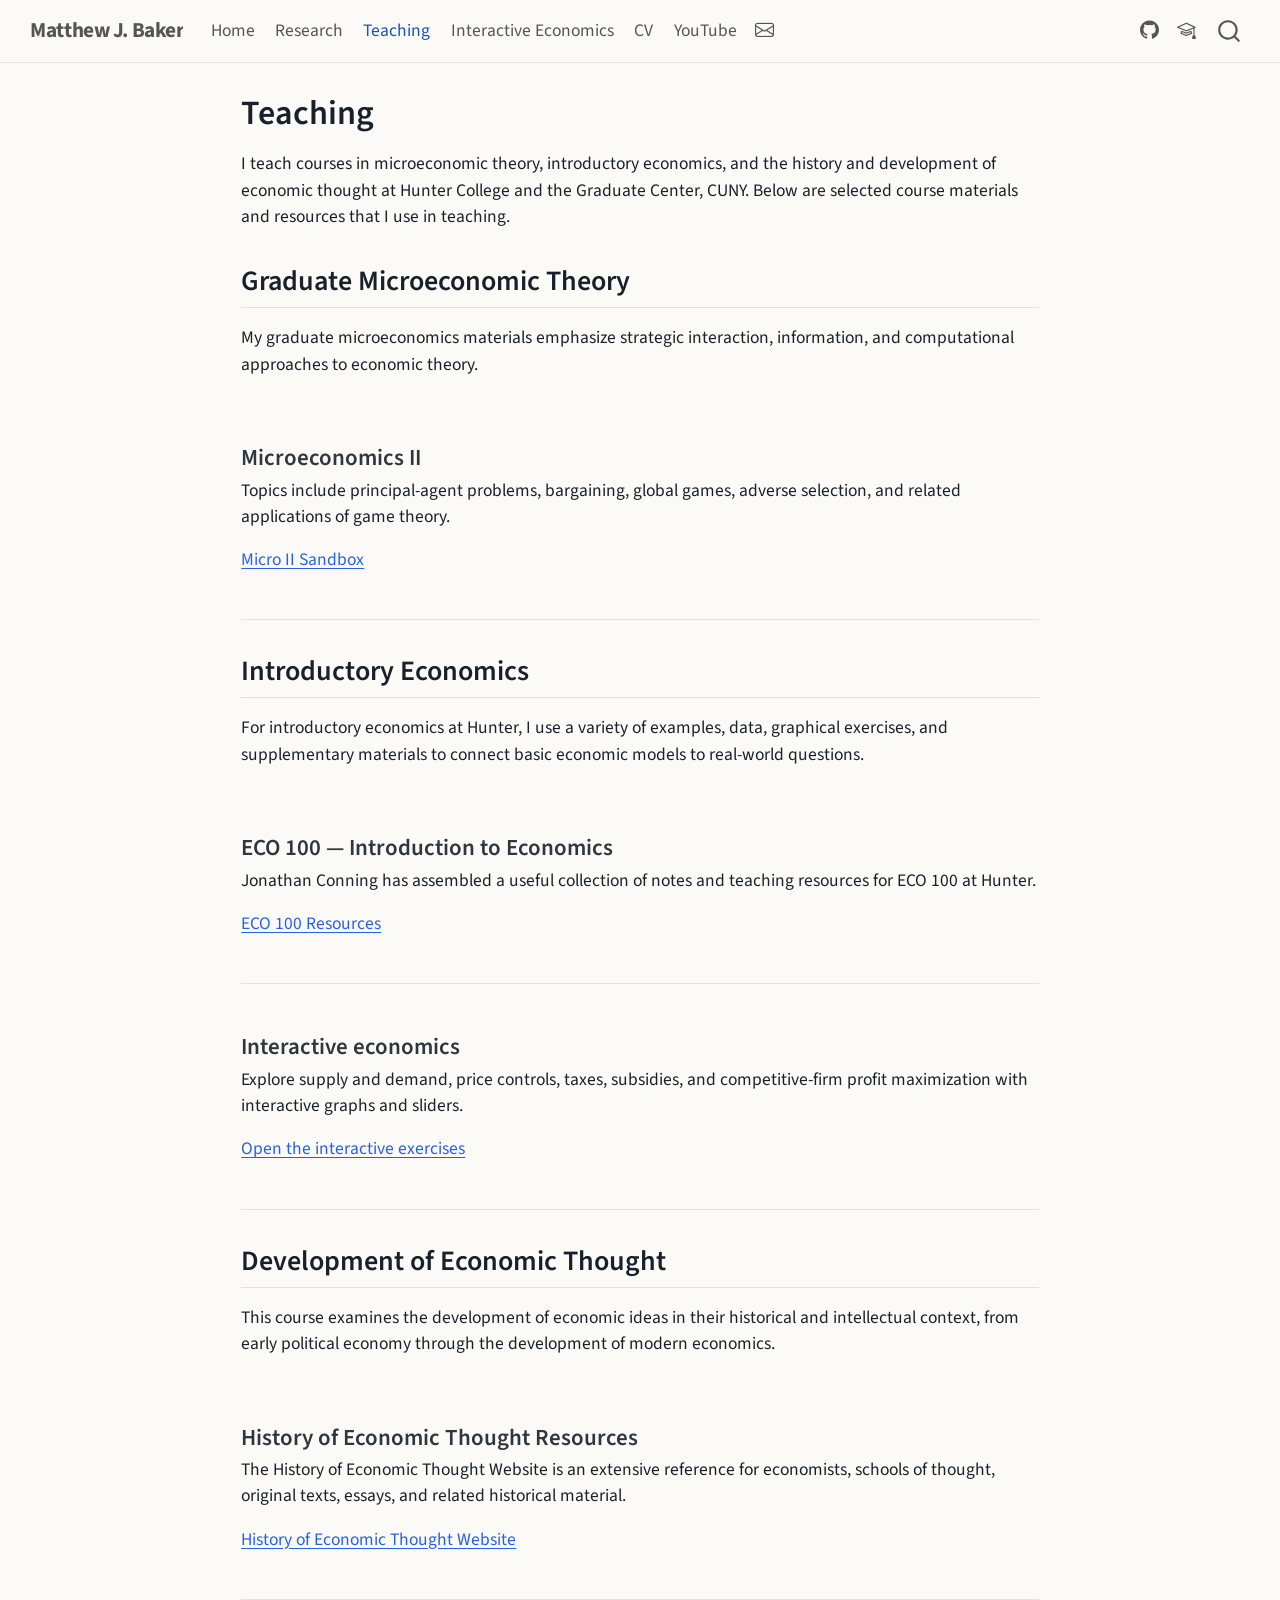
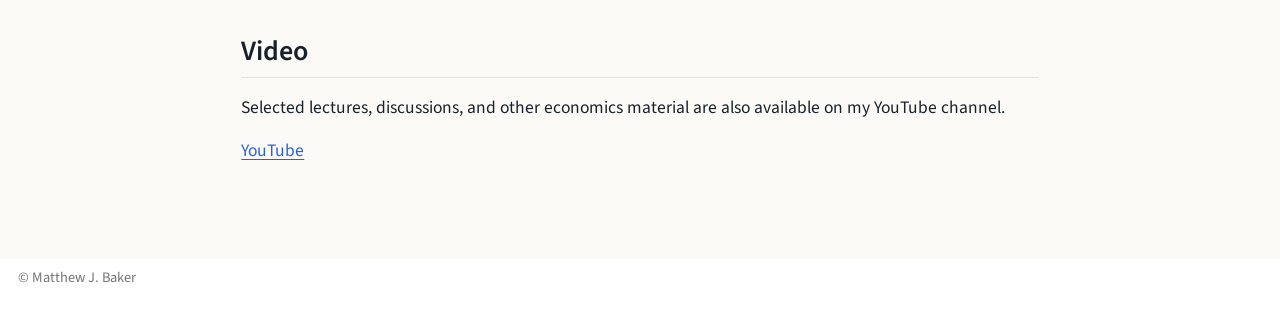
<file: docs/teaching.html>
<!DOCTYPE html>
<html xmlns="http://www.w3.org/1999/xhtml" lang="en" xml:lang="en"><head>

<meta charset="utf-8">
<meta name="generator" content="quarto-1.9.37">

<meta name="viewport" content="width=device-width, initial-scale=1.0, user-scalable=yes">


<title>Teaching – Matthew J. Baker</title>
<style>
/* Default styles provided by pandoc.
** See https://pandoc.org/MANUAL.html#variables-for-html for config info.
*/
code{white-space: pre-wrap;}
span.smallcaps{font-variant: small-caps;}
div.columns{display: flex; gap: min(4vw, 1.5em);}
div.column{flex: auto; overflow-x: auto;}
div.hanging-indent{margin-left: 1.5em; text-indent: -1.5em;}
ul.task-list{list-style: none;}
ul.task-list li input[type="checkbox"] {
  width: 0.8em;
  margin: 0 0.8em 0.2em -1em; /* quarto-specific, see https://github.com/quarto-dev/quarto-cli/issues/4556 */ 
  vertical-align: middle;
}
</style>


<script src="site_libs/quarto-nav/quarto-nav.js"></script>
<script src="site_libs/quarto-nav/headroom.min.js"></script>
<script src="site_libs/clipboard/clipboard.min.js"></script>
<script src="site_libs/quarto-search/autocomplete.umd.js"></script>
<script src="site_libs/quarto-search/fuse.min.js"></script>
<script src="site_libs/quarto-search/quarto-search.js"></script>
<meta name="quarto:offset" content="./">
<script src="site_libs/quarto-html/quarto.js" type="module"></script>
<script src="site_libs/quarto-html/tabsets/tabsets.js" type="module"></script>
<script src="site_libs/quarto-html/popper.min.js"></script>
<script src="site_libs/quarto-html/tippy.umd.min.js"></script>
<script src="site_libs/quarto-html/anchor.min.js"></script>
<link href="site_libs/quarto-html/tippy.css" rel="stylesheet">
<link href="site_libs/quarto-html/quarto-syntax-highlighting-7f8f88aac4f3542376d5c11b86a4c14d.css" rel="stylesheet" id="quarto-text-highlighting-styles">
<script src="site_libs/bootstrap/bootstrap.min.js"></script>
<link href="site_libs/bootstrap/bootstrap-icons.css" rel="stylesheet">
<link href="site_libs/bootstrap/bootstrap-a0f9fd0d421825b736dc1bbcbcba2219.min.css" rel="stylesheet" append-hash="true" id="quarto-bootstrap" data-mode="light">
<script id="quarto-search-options" type="application/json">{
  "location": "navbar",
  "copy-button": false,
  "collapse-after": 3,
  "panel-placement": "end",
  "type": "overlay",
  "limit": 50,
  "keyboard-shortcut": [
    "f",
    "/",
    "s"
  ],
  "show-item-context": false,
  "language": {
    "search-no-results-text": "No results",
    "search-matching-documents-text": "matching documents",
    "search-copy-link-title": "Copy link to search",
    "search-hide-matches-text": "Hide additional matches",
    "search-more-match-text": "more match in this document",
    "search-more-matches-text": "more matches in this document",
    "search-clear-button-title": "Clear",
    "search-text-placeholder": "",
    "search-detached-cancel-button-title": "Cancel",
    "search-submit-button-title": "Submit",
    "search-label": "Search"
  }
}</script>
<style>html{ scroll-behavior: smooth; }</style>


<link rel="stylesheet" href="styles.css">
<meta property="og:title" content="Teaching – Matthew J. Baker">
<meta property="og:description" content="Economist at Hunter College and the Graduate Center, CUNY">
<meta property="og:site_name" content="Matthew J. Baker">
</head>

<body class="nav-fixed fullcontent quarto-light">

<div id="quarto-search-results"></div>
  <header id="quarto-header" class="headroom fixed-top">
    <nav class="navbar navbar-expand-lg " data-bs-theme="dark">
      <div class="navbar-container container-fluid">
      <div class="navbar-brand-container mx-auto">
    <a class="navbar-brand" href="./index.html">
    <span class="navbar-title">Matthew J. Baker</span>
    </a>
  </div>
            <div id="quarto-search" class="" title="Search"></div>
          <button class="navbar-toggler" type="button" data-bs-toggle="collapse" data-bs-target="#navbarCollapse" aria-controls="navbarCollapse" role="menu" aria-expanded="false" aria-label="Toggle navigation" onclick="if (window.quartoToggleHeadroom) { window.quartoToggleHeadroom(); }">
  <span class="navbar-toggler-icon"></span>
</button>
          <div class="collapse navbar-collapse" id="navbarCollapse">
            <ul class="navbar-nav navbar-nav-scroll me-auto">
  <li class="nav-item">
    <a class="nav-link" href="./index.html"> 
<span class="menu-text">Home</span></a>
  </li>  
  <li class="nav-item">
    <a class="nav-link" href="./research.html"> 
<span class="menu-text">Research</span></a>
  </li>  
  <li class="nav-item">
    <a class="nav-link active" href="./teaching.html" aria-current="page"> 
<span class="menu-text">Teaching</span></a>
  </li>  
  <li class="nav-item">
    <a class="nav-link" href="./interactive-economics.html"> 
<span class="menu-text">Interactive Economics</span></a>
  </li>  
  <li class="nav-item">
    <a class="nav-link" href="./cv.html"> 
<span class="menu-text">CV</span></a>
  </li>  
  <li class="nav-item">
    <a class="nav-link" href="https://www.youtube.com/@matthewbaker494"> 
<span class="menu-text">YouTube</span></a>
  </li>  
  <li class="nav-item compact">
    <a class="nav-link" href="mailto:matthew.baker@hunter.cuny.edu"> <i class="bi bi-envelope" role="img" aria-label="Email">
</i> 
<span class="menu-text"></span></a>
  </li>  
</ul>
            <ul class="navbar-nav navbar-nav-scroll ms-auto">
  <li class="nav-item compact">
    <a class="nav-link" href="https://github.com/mbaker21231"> <i class="bi bi-github" role="img" aria-label="GitHub">
</i> 
<span class="menu-text"></span></a>
  </li>  
  <li class="nav-item compact">
    <a class="nav-link" href="https://www.gc.cuny.edu/people/matthew-baker"> <i class="bi bi-mortarboard" role="img" aria-label="CUNY Graduate Center profile">
</i> 
<span class="menu-text"></span></a>
  </li>  
</ul>
          </div> <!-- /navcollapse -->
            <div class="quarto-navbar-tools">
</div>
      </div> <!-- /container-fluid -->
    </nav>
</header>
<!-- content -->
<div id="quarto-content" class="quarto-container page-columns page-rows-contents page-layout-article page-navbar">
<!-- sidebar -->
<!-- margin-sidebar -->
    
<!-- main -->
<main class="content" id="quarto-document-content">

<header id="title-block-header" class="quarto-title-block default">
<div class="quarto-title">
<h1 class="title">Teaching</h1>
</div>



<div class="quarto-title-meta">

    
  
    
  </div>
  


</header>


<p>I teach courses in microeconomic theory, introductory economics, and the history and development of economic thought at Hunter College and the Graduate Center, CUNY. Below are selected course materials and resources that I use in teaching.</p>
<section id="graduate-microeconomic-theory" class="level2">
<h2 class="anchored" data-anchor-id="graduate-microeconomic-theory">Graduate Microeconomic Theory</h2>
<p>My graduate microeconomics materials emphasize strategic interaction, information, and computational approaches to economic theory.</p>
<section id="microeconomics-ii" class="level3 paper">
<h3 class="anchored" data-anchor-id="microeconomics-ii">Microeconomics II</h3>
<p>Topics include principal-agent problems, bargaining, global games, adverse selection, and related applications of game theory.</p>
<p><a href="https://github.com/mbaker21231/MicroII-Sandbox">Micro II Sandbox</a></p>
</section>
</section>
<section id="introductory-economics" class="level2">
<h2 class="anchored" data-anchor-id="introductory-economics">Introductory Economics</h2>
<p>For introductory economics at Hunter, I use a variety of examples, data, graphical exercises, and supplementary materials to connect basic economic models to real-world questions.</p>
<section id="eco-100-introduction-to-economics" class="level3 paper">
<h3 class="anchored" data-anchor-id="eco-100-introduction-to-economics">ECO 100 — Introduction to Economics</h3>
<p>Jonathan Conning has assembled a useful collection of notes and teaching resources for ECO 100 at Hunter.</p>
<p><a href="https://github.com/jhconning/eco100">ECO 100 Resources</a></p>
</section>
<section id="interactive-economics" class="level3 paper">
<h3 class="anchored" data-anchor-id="interactive-economics">Interactive economics</h3>
<p>Explore supply and demand, price controls, taxes, subsidies, and competitive-firm profit maximization with interactive graphs and sliders.</p>
<p><a href="interactive-economics.html">Open the interactive exercises</a></p>
</section>
</section>
<section id="development-of-economic-thought" class="level2">
<h2 class="anchored" data-anchor-id="development-of-economic-thought">Development of Economic Thought</h2>
<p>This course examines the development of economic ideas in their historical and intellectual context, from early political economy through the development of modern economics.</p>
<section id="history-of-economic-thought-resources" class="level3 paper">
<h3 class="anchored" data-anchor-id="history-of-economic-thought-resources">History of Economic Thought Resources</h3>
<p>The History of Economic Thought Website is an extensive reference for economists, schools of thought, original texts, essays, and related historical material.</p>
<p><a href="https://www.hetwebsite.net/het/">History of Economic Thought Website</a></p>
</section>
</section>
<section id="video" class="level2">
<h2 class="anchored" data-anchor-id="video">Video</h2>
<p>Selected lectures, discussions, and other economics material are also available on my YouTube channel.</p>
<p><a href="https://www.youtube.com/@matthewbaker494">YouTube</a></p>


</section>

</main> <!-- /main -->
<script id="quarto-html-after-body" type="application/javascript">
  window.document.addEventListener("DOMContentLoaded", function (event) {
    const icon = "";
    const anchorJS = new window.AnchorJS();
    anchorJS.options = {
      placement: 'right',
      icon: icon
    };
    anchorJS.add('.anchored');
    const isCodeAnnotation = (el) => {
      for (const clz of el.classList) {
        if (clz.startsWith('code-annotation-')) {                     
          return true;
        }
      }
      return false;
    }
    const onCopySuccess = function(e) {
      // button target
      const button = e.trigger;
      // don't keep focus
      button.blur();
      // flash "checked"
      button.classList.add('code-copy-button-checked');
      var currentTitle = button.getAttribute("title");
      button.setAttribute("title", "Copied!");
      let tooltip;
      if (window.bootstrap) {
        button.setAttribute("data-bs-toggle", "tooltip");
        button.setAttribute("data-bs-placement", "left");
        button.setAttribute("data-bs-title", "Copied!");
        tooltip = new bootstrap.Tooltip(button, 
          { trigger: "manual", 
            customClass: "code-copy-button-tooltip",
            offset: [0, -8]});
        tooltip.show();    
      }
      setTimeout(function() {
        if (tooltip) {
          tooltip.hide();
          button.removeAttribute("data-bs-title");
          button.removeAttribute("data-bs-toggle");
          button.removeAttribute("data-bs-placement");
        }
        button.setAttribute("title", currentTitle);
        button.classList.remove('code-copy-button-checked');
      }, 1000);
      // clear code selection
      e.clearSelection();
    }
    const getTextToCopy = function(trigger) {
      const outerScaffold = trigger.parentElement.cloneNode(true);
      const codeEl = outerScaffold.querySelector('code');
      for (const childEl of codeEl.children) {
        if (isCodeAnnotation(childEl)) {
          childEl.remove();
        }
      }
      return codeEl.innerText;
    }
    const clipboard = new window.ClipboardJS('.code-copy-button:not([data-in-quarto-modal])', {
      text: getTextToCopy
    });
    clipboard.on('success', onCopySuccess);
    if (window.document.getElementById('quarto-embedded-source-code-modal')) {
      const clipboardModal = new window.ClipboardJS('.code-copy-button[data-in-quarto-modal]', {
        text: getTextToCopy,
        container: window.document.getElementById('quarto-embedded-source-code-modal')
      });
      clipboardModal.on('success', onCopySuccess);
    }
      var localhostRegex = new RegExp(/^(?:http|https):\/\/localhost\:?[0-9]*\//);
      var mailtoRegex = new RegExp(/^mailto:/);
        var filterRegex = new RegExp('/' + window.location.host + '/');
      var isInternal = (href) => {
          return filterRegex.test(href) || localhostRegex.test(href) || mailtoRegex.test(href);
      }
      // Inspect non-navigation links and adorn them if external
     var links = window.document.querySelectorAll('a[href]:not(.nav-link):not(.navbar-brand):not(.toc-action):not(.sidebar-link):not(.sidebar-item-toggle):not(.pagination-link):not(.no-external):not([aria-hidden]):not(.dropdown-item):not(.quarto-navigation-tool):not(.about-link)');
      for (var i=0; i<links.length; i++) {
        const link = links[i];
        if (!isInternal(link.href)) {
          // undo the damage that might have been done by quarto-nav.js in the case of
          // links that we want to consider external
          if (link.dataset.originalHref !== undefined) {
            link.href = link.dataset.originalHref;
          }
            // target, if specified
            link.setAttribute("target", "_blank");
            if (link.getAttribute("rel") === null) {
              link.setAttribute("rel", "noopener");
            }
        }
      }
    function tippyHover(el, contentFn, onTriggerFn, onUntriggerFn) {
      const config = {
        allowHTML: true,
        maxWidth: 500,
        delay: 100,
        arrow: false,
        appendTo: function(el) {
            return el.parentElement;
        },
        interactive: true,
        interactiveBorder: 10,
        theme: 'quarto',
        placement: 'bottom-start',
      };
      if (contentFn) {
        config.content = contentFn;
      }
      if (onTriggerFn) {
        config.onTrigger = onTriggerFn;
      }
      if (onUntriggerFn) {
        config.onUntrigger = onUntriggerFn;
      }
      window.tippy(el, config); 
    }
    const noterefs = window.document.querySelectorAll('a[role="doc-noteref"]');
    for (var i=0; i<noterefs.length; i++) {
      const ref = noterefs[i];
      tippyHover(ref, function() {
        // use id or data attribute instead here
        let href = ref.getAttribute('data-footnote-href') || ref.getAttribute('href');
        try { href = new URL(href).hash; } catch {}
        const id = href.replace(/^#\/?/, "");
        const note = window.document.getElementById(id);
        if (note) {
          return note.innerHTML;
        } else {
          return "";
        }
      });
    }
    const xrefs = window.document.querySelectorAll('a.quarto-xref');
    const processXRef = (id, note) => {
      // Strip column container classes
      const stripColumnClz = (el) => {
        el.classList.remove("page-full", "page-columns");
        if (el.children) {
          for (const child of el.children) {
            stripColumnClz(child);
          }
        }
      }
      stripColumnClz(note)
      if (id === null || id.startsWith('sec-')) {
        // Special case sections, only their first couple elements
        const container = document.createElement("div");
        if (note.children && note.children.length > 2) {
          container.appendChild(note.children[0].cloneNode(true));
          for (let i = 1; i < note.children.length; i++) {
            const child = note.children[i];
            if (child.tagName === "P" && child.innerText === "") {
              continue;
            } else {
              container.appendChild(child.cloneNode(true));
              break;
            }
          }
          if (window.Quarto?.typesetMath) {
            window.Quarto.typesetMath(container);
          }
          return container.innerHTML
        } else {
          if (window.Quarto?.typesetMath) {
            window.Quarto.typesetMath(note);
          }
          return note.innerHTML;
        }
      } else {
        // Remove any anchor links if they are present
        const anchorLink = note.querySelector('a.anchorjs-link');
        if (anchorLink) {
          anchorLink.remove();
        }
        if (window.Quarto?.typesetMath) {
          window.Quarto.typesetMath(note);
        }
        if (note.classList.contains("callout")) {
          return note.outerHTML;
        } else {
          return note.innerHTML;
        }
      }
    }
    for (var i=0; i<xrefs.length; i++) {
      const xref = xrefs[i];
      tippyHover(xref, undefined, function(instance) {
        instance.disable();
        let url = xref.getAttribute('href');
        let hash = undefined; 
        if (url.startsWith('#')) {
          hash = url;
        } else {
          try { hash = new URL(url).hash; } catch {}
        }
        if (hash) {
          const id = hash.replace(/^#\/?/, "");
          const note = window.document.getElementById(id);
          if (note !== null) {
            try {
              const html = processXRef(id, note.cloneNode(true));
              instance.setContent(html);
            } finally {
              instance.enable();
              instance.show();
            }
          } else {
            // See if we can fetch this
            fetch(url.split('#')[0])
            .then(res => res.text())
            .then(html => {
              const parser = new DOMParser();
              const htmlDoc = parser.parseFromString(html, "text/html");
              const note = htmlDoc.getElementById(id);
              if (note !== null) {
                const html = processXRef(id, note);
                instance.setContent(html);
              } 
            }).finally(() => {
              instance.enable();
              instance.show();
            });
          }
        } else {
          // See if we can fetch a full url (with no hash to target)
          // This is a special case and we should probably do some content thinning / targeting
          fetch(url)
          .then(res => res.text())
          .then(html => {
            const parser = new DOMParser();
            const htmlDoc = parser.parseFromString(html, "text/html");
            const note = htmlDoc.querySelector('main.content');
            if (note !== null) {
              // This should only happen for chapter cross references
              // (since there is no id in the URL)
              // remove the first header
              if (note.children.length > 0 && note.children[0].tagName === "HEADER") {
                note.children[0].remove();
              }
              const html = processXRef(null, note);
              instance.setContent(html);
            } 
          }).finally(() => {
            instance.enable();
            instance.show();
          });
        }
      }, function(instance) {
      });
    }
        let selectedAnnoteEl;
        const selectorForAnnotation = ( cell, annotation) => {
          let cellAttr = 'data-code-cell="' + cell + '"';
          let lineAttr = 'data-code-annotation="' +  annotation + '"';
          const selector = 'span[' + cellAttr + '][' + lineAttr + ']';
          return selector;
        }
        const selectCodeLines = (annoteEl) => {
          const doc = window.document;
          const targetCell = annoteEl.getAttribute("data-target-cell");
          const targetAnnotation = annoteEl.getAttribute("data-target-annotation");
          const annoteSpan = window.document.querySelector(selectorForAnnotation(targetCell, targetAnnotation));
          const lines = annoteSpan.getAttribute("data-code-lines").split(",");
          const lineIds = lines.map((line) => {
            return targetCell + "-" + line;
          })
          let top = null;
          let height = null;
          let parent = null;
          if (lineIds.length > 0) {
              //compute the position of the single el (top and bottom and make a div)
              const el = window.document.getElementById(lineIds[0]);
              top = el.offsetTop;
              height = el.offsetHeight;
              parent = el.parentElement.parentElement;
            if (lineIds.length > 1) {
              const lastEl = window.document.getElementById(lineIds[lineIds.length - 1]);
              const bottom = lastEl.offsetTop + lastEl.offsetHeight;
              height = bottom - top;
            }
            if (top !== null && height !== null && parent !== null) {
              // cook up a div (if necessary) and position it 
              let div = window.document.getElementById("code-annotation-line-highlight");
              if (div === null) {
                div = window.document.createElement("div");
                div.setAttribute("id", "code-annotation-line-highlight");
                div.style.position = 'absolute';
                parent.appendChild(div);
              }
              div.style.top = top - 2 + "px";
              div.style.height = height + 4 + "px";
              div.style.left = 0;
              let gutterDiv = window.document.getElementById("code-annotation-line-highlight-gutter");
              if (gutterDiv === null) {
                gutterDiv = window.document.createElement("div");
                gutterDiv.setAttribute("id", "code-annotation-line-highlight-gutter");
                gutterDiv.style.position = 'absolute';
                const codeCell = window.document.getElementById(targetCell);
                const gutter = codeCell.querySelector('.code-annotation-gutter');
                gutter.appendChild(gutterDiv);
              }
              gutterDiv.style.top = top - 2 + "px";
              gutterDiv.style.height = height + 4 + "px";
            }
            selectedAnnoteEl = annoteEl;
          }
        };
        const unselectCodeLines = () => {
          const elementsIds = ["code-annotation-line-highlight", "code-annotation-line-highlight-gutter"];
          elementsIds.forEach((elId) => {
            const div = window.document.getElementById(elId);
            if (div) {
              div.remove();
            }
          });
          selectedAnnoteEl = undefined;
        };
          // Handle positioning of the toggle
      window.addEventListener(
        "resize",
        throttle(() => {
          elRect = undefined;
          if (selectedAnnoteEl) {
            selectCodeLines(selectedAnnoteEl);
          }
        }, 10)
      );
      function throttle(fn, ms) {
      let throttle = false;
      let timer;
        return (...args) => {
          if(!throttle) { // first call gets through
              fn.apply(this, args);
              throttle = true;
          } else { // all the others get throttled
              if(timer) clearTimeout(timer); // cancel #2
              timer = setTimeout(() => {
                fn.apply(this, args);
                timer = throttle = false;
              }, ms);
          }
        };
      }
        // Attach click handler to the DT
        const annoteDls = window.document.querySelectorAll('dt[data-target-cell]');
        for (const annoteDlNode of annoteDls) {
          annoteDlNode.addEventListener('click', (event) => {
            const clickedEl = event.target;
            if (clickedEl !== selectedAnnoteEl) {
              unselectCodeLines();
              const activeEl = window.document.querySelector('dt[data-target-cell].code-annotation-active');
              if (activeEl) {
                activeEl.classList.remove('code-annotation-active');
              }
              selectCodeLines(clickedEl);
              clickedEl.classList.add('code-annotation-active');
            } else {
              // Unselect the line
              unselectCodeLines();
              clickedEl.classList.remove('code-annotation-active');
            }
          });
        }
    const findCites = (el) => {
      const parentEl = el.parentElement;
      if (parentEl) {
        const cites = parentEl.dataset.cites;
        if (cites) {
          return {
            el,
            cites: cites.split(' ')
          };
        } else {
          return findCites(el.parentElement)
        }
      } else {
        return undefined;
      }
    };
    var bibliorefs = window.document.querySelectorAll('a[role="doc-biblioref"]');
    for (var i=0; i<bibliorefs.length; i++) {
      const ref = bibliorefs[i];
      const citeInfo = findCites(ref);
      if (citeInfo) {
        tippyHover(citeInfo.el, function() {
          var popup = window.document.createElement('div');
          citeInfo.cites.forEach(function(cite) {
            var citeDiv = window.document.createElement('div');
            citeDiv.classList.add('hanging-indent');
            citeDiv.classList.add('csl-entry');
            var biblioDiv = window.document.getElementById('ref-' + cite);
            if (biblioDiv) {
              citeDiv.innerHTML = biblioDiv.innerHTML;
            }
            popup.appendChild(citeDiv);
          });
          return popup.innerHTML;
        });
      }
    }
  });
  </script>
</div> <!-- /content -->
<footer class="footer">
  <div class="nav-footer">
    <div class="nav-footer-left">
<p>© Matthew J. Baker</p>
</div>   
    <div class="nav-footer-center">
      &nbsp;
    </div>
    <div class="nav-footer-right">
      &nbsp;
    </div>
  </div>
</footer>




<script src="site_libs/quarto-html/zenscroll-min.js"></script>
</body></html>
</file>
<file: docs/site_libs/quarto-html/tippy.css>
.tippy-box[data-animation=fade][data-state=hidden]{opacity:0}[data-tippy-root]{max-width:calc(100vw - 10px)}.tippy-box{position:relative;background-color:#333;color:#fff;border-radius:4px;font-size:14px;line-height:1.4;white-space:normal;outline:0;transition-property:transform,visibility,opacity}.tippy-box[data-placement^=top]>.tippy-arrow{bottom:0}.tippy-box[data-placement^=top]>.tippy-arrow:before{bottom:-7px;left:0;border-width:8px 8px 0;border-top-color:initial;transform-origin:center top}.tippy-box[data-placement^=bottom]>.tippy-arrow{top:0}.tippy-box[data-placement^=bottom]>.tippy-arrow:before{top:-7px;left:0;border-width:0 8px 8px;border-bottom-color:initial;transform-origin:center bottom}.tippy-box[data-placement^=left]>.tippy-arrow{right:0}.tippy-box[data-placement^=left]>.tippy-arrow:before{border-width:8px 0 8px 8px;border-left-color:initial;right:-7px;transform-origin:center left}.tippy-box[data-placement^=right]>.tippy-arrow{left:0}.tippy-box[data-placement^=right]>.tippy-arrow:before{left:-7px;border-width:8px 8px 8px 0;border-right-color:initial;transform-origin:center right}.tippy-box[data-inertia][data-state=visible]{transition-timing-function:cubic-bezier(.54,1.5,.38,1.11)}.tippy-arrow{width:16px;height:16px;color:#333}.tippy-arrow:before{content:"";position:absolute;border-color:transparent;border-style:solid}.tippy-content{position:relative;padding:5px 9px;z-index:1}
</file>
<file: docs/site_libs/quarto-html/quarto-syntax-highlighting-7f8f88aac4f3542376d5c11b86a4c14d.css>
/* quarto syntax highlight colors */
:root {
  --quarto-hl-ot-color: #003B4F;
  --quarto-hl-at-color: #657422;
  --quarto-hl-ss-color: #20794D;
  --quarto-hl-an-color: #5E5E5E;
  --quarto-hl-fu-color: #4758AB;
  --quarto-hl-st-color: #20794D;
  --quarto-hl-cf-color: #003B4F;
  --quarto-hl-op-color: #5E5E5E;
  --quarto-hl-er-color: #AD0000;
  --quarto-hl-bn-color: #AD0000;
  --quarto-hl-al-color: #AD0000;
  --quarto-hl-va-color: #111111;
  --quarto-hl-bu-color: inherit;
  --quarto-hl-ex-color: inherit;
  --quarto-hl-pp-color: #AD0000;
  --quarto-hl-in-color: #5E5E5E;
  --quarto-hl-vs-color: #20794D;
  --quarto-hl-wa-color: #5E5E5E;
  --quarto-hl-do-color: #5E5E5E;
  --quarto-hl-im-color: #00769E;
  --quarto-hl-ch-color: #20794D;
  --quarto-hl-dt-color: #AD0000;
  --quarto-hl-fl-color: #AD0000;
  --quarto-hl-co-color: #5E5E5E;
  --quarto-hl-cv-color: #5E5E5E;
  --quarto-hl-cn-color: #8f5902;
  --quarto-hl-sc-color: #5E5E5E;
  --quarto-hl-dv-color: #AD0000;
  --quarto-hl-kw-color: #003B4F;
}

/* other quarto variables */
:root {
  --quarto-font-monospace: SFMono-Regular, Menlo, Monaco, Consolas, "Liberation Mono", "Courier New", monospace;
}

/* syntax highlight based on Pandoc's rules */
pre > code.sourceCode > span {
  color: #003B4F;
}

code.sourceCode > span {
  color: #003B4F;
}

div.sourceCode,
div.sourceCode pre.sourceCode {
  color: #003B4F;
}

/* Normal */
code span {
  color: #003B4F;
}

/* Alert */
code span.al {
  color: #AD0000;
  font-style: inherit;
}

/* Annotation */
code span.an {
  color: #5E5E5E;
  font-style: inherit;
}

/* Attribute */
code span.at {
  color: #657422;
  font-style: inherit;
}

/* BaseN */
code span.bn {
  color: #AD0000;
  font-style: inherit;
}

/* BuiltIn */
code span.bu {
  font-style: inherit;
}

/* ControlFlow */
code span.cf {
  color: #003B4F;
  font-weight: bold;
  font-style: inherit;
}

/* Char */
code span.ch {
  color: #20794D;
  font-style: inherit;
}

/* Constant */
code span.cn {
  color: #8f5902;
  font-style: inherit;
}

/* Comment */
code span.co {
  color: #5E5E5E;
  font-style: inherit;
}

/* CommentVar */
code span.cv {
  color: #5E5E5E;
  font-style: italic;
}

/* Documentation */
code span.do {
  color: #5E5E5E;
  font-style: italic;
}

/* DataType */
code span.dt {
  color: #AD0000;
  font-style: inherit;
}

/* DecVal */
code span.dv {
  color: #AD0000;
  font-style: inherit;
}

/* Error */
code span.er {
  color: #AD0000;
  font-style: inherit;
}

/* Extension */
code span.ex {
  font-style: inherit;
}

/* Float */
code span.fl {
  color: #AD0000;
  font-style: inherit;
}

/* Function */
code span.fu {
  color: #4758AB;
  font-style: inherit;
}

/* Import */
code span.im {
  color: #00769E;
  font-style: inherit;
}

/* Information */
code span.in {
  color: #5E5E5E;
  font-style: inherit;
}

/* Keyword */
code span.kw {
  color: #003B4F;
  font-weight: bold;
  font-style: inherit;
}

/* Operator */
code span.op {
  color: #5E5E5E;
  font-style: inherit;
}

/* Other */
code span.ot {
  color: #003B4F;
  font-style: inherit;
}

/* Preprocessor */
code span.pp {
  color: #AD0000;
  font-style: inherit;
}

/* SpecialChar */
code span.sc {
  color: #5E5E5E;
  font-style: inherit;
}

/* SpecialString */
code span.ss {
  color: #20794D;
  font-style: inherit;
}

/* String */
code span.st {
  color: #20794D;
  font-style: inherit;
}

/* Variable */
code span.va {
  color: #111111;
  font-style: inherit;
}

/* VerbatimString */
code span.vs {
  color: #20794D;
  font-style: inherit;
}

/* Warning */
code span.wa {
  color: #5E5E5E;
  font-style: italic;
}

.prevent-inlining {
  content: "</";
}

/*# sourceMappingURL=789ad8cd35626ba772517505b42a116e.css.map */
</file>
<file: docs/styles.css>
:root {
  --ink: #18212b;
  --muted: #64707c;
  --paper: #fbfaf7;
  --panel: #ffffff;
  --accent: #315f72;
  --line: #e4e4df;
}

body {
  color: var(--ink);
  background: var(--paper);
  font-size: 1.03rem;
}

.navbar {
  border-bottom: 1px solid rgba(0,0,0,.08);
  background: rgba(251,250,247,.96) !important;
}

.navbar-brand { font-weight: 700; letter-spacing: -.02em; }

.hero-wrap {
  max-width: 1180px;
  margin: 0 auto;
  padding: 5.2rem 2rem 4rem;
  display: grid;
  grid-template-columns: 1.35fr .75fr;
  gap: 4.5rem;
  align-items: center;
}

.hero-copy h1 {
  font-size: clamp(3.1rem, 7vw, 6.2rem);
  line-height: .95;
  letter-spacing: -.055em;
  margin: .35rem 0 1rem;
}

.hero-copy h2 {
  font-size: clamp(1.25rem, 2.3vw, 1.7rem);
  font-weight: 400;
  color: var(--muted);
  margin-bottom: 1.6rem;
}

.eyebrow {
  font-size: .78rem;
  letter-spacing: .18em;
  font-weight: 800;
  color: var(--accent);
}

.hero-links { display: flex; gap: .65rem; flex-wrap: wrap; margin-top: 1.7rem; }

.hero-image img {
  width: 100%;
  max-width: 390px;
  display: block;
  margin: 0 auto;
  border-radius: 30px;
  box-shadow: 0 18px 60px rgba(30,40,50,.12);
}

.image-note { text-align: center; color: var(--muted); font-size: .82rem; margin-top: .7rem; }

.stripe {
  padding: 4.2rem max(2rem, calc((100vw - 1180px)/2));
  background: #f0f2ef;
  border-top: 1px solid var(--line);
  border-bottom: 1px solid var(--line);
}

.stripe > h2, .home-section > h2 { font-size: 2.25rem; letter-spacing: -.035em; margin-bottom: 1.6rem; }

.card-grid {
  display: grid;
  grid-template-columns: repeat(3, 1fr);
  gap: 1.15rem;
}

.site-card {
  background: var(--panel);
  border: 1px solid var(--line);
  border-radius: 18px;
  padding: 1.25rem;
  min-height: 100%;
}

.site-card img { width: 100%; height: 175px; object-fit: cover; border-radius: 12px; margin-bottom: 1rem; }
.site-card h3 { font-size: 1.28rem; margin-top: .1rem; }
.site-card p, .site-card li { color: #4e5963; }
.text-card { padding: 1.6rem; }

.home-section { max-width: 900px; margin: 0 auto; padding: 4.5rem 2rem 5rem; }

.paper {
  padding: 1.4rem 0 1.7rem;
  border-bottom: 1px solid var(--line);
}
.paper h3 { font-size: 1.35rem; margin-bottom: .35rem; }

.quarto-title-banner { background: transparent; }

@media (max-width: 850px) {
  .hero-wrap { grid-template-columns: 1fr; gap: 2.5rem; padding-top: 3.5rem; }
  .hero-image { max-width: 310px; }
  .card-grid { grid-template-columns: 1fr; }
}
</file>
<file: styles.css>
:root {
  --ink: #18212b;
  --muted: #64707c;
  --paper: #fbfaf7;
  --panel: #ffffff;
  --accent: #315f72;
  --line: #e4e4df;
}

body {
  color: var(--ink);
  background: var(--paper);
  font-size: 1.03rem;
}

.navbar {
  border-bottom: 1px solid rgba(0,0,0,.08);
  background: rgba(251,250,247,.96) !important;
}

.navbar-brand { font-weight: 700; letter-spacing: -.02em; }

.hero-wrap {
  max-width: 1180px;
  margin: 0 auto;
  padding: 5.2rem 2rem 4rem;
  display: grid;
  grid-template-columns: 1.35fr .75fr;
  gap: 4.5rem;
  align-items: center;
}

.hero-copy h1 {
  font-size: clamp(3.1rem, 7vw, 6.2rem);
  line-height: .95;
  letter-spacing: -.055em;
  margin: .35rem 0 1rem;
}

.hero-copy h2 {
  font-size: clamp(1.25rem, 2.3vw, 1.7rem);
  font-weight: 400;
  color: var(--muted);
  margin-bottom: 1.6rem;
}

.eyebrow {
  font-size: .78rem;
  letter-spacing: .18em;
  font-weight: 800;
  color: var(--accent);
}

.hero-links { display: flex; gap: .65rem; flex-wrap: wrap; margin-top: 1.7rem; }

.hero-image img {
  width: 100%;
  max-width: 390px;
  display: block;
  margin: 0 auto;
  border-radius: 30px;
  box-shadow: 0 18px 60px rgba(30,40,50,.12);
}

.image-note { text-align: center; color: var(--muted); font-size: .82rem; margin-top: .7rem; }

.stripe {
  padding: 4.2rem max(2rem, calc((100vw - 1180px)/2));
  background: #f0f2ef;
  border-top: 1px solid var(--line);
  border-bottom: 1px solid var(--line);
}

.stripe > h2, .home-section > h2 { font-size: 2.25rem; letter-spacing: -.035em; margin-bottom: 1.6rem; }

.card-grid {
  display: grid;
  grid-template-columns: repeat(3, 1fr);
  gap: 1.15rem;
}

.site-card {
  background: var(--panel);
  border: 1px solid var(--line);
  border-radius: 18px;
  padding: 1.25rem;
  min-height: 100%;
}

.site-card img { width: 100%; height: 175px; object-fit: cover; border-radius: 12px; margin-bottom: 1rem; }
.site-card h3 { font-size: 1.28rem; margin-top: .1rem; }
.site-card p, .site-card li { color: #4e5963; }
.text-card { padding: 1.6rem; }

.home-section { max-width: 900px; margin: 0 auto; padding: 4.5rem 2rem 5rem; }

.paper {
  padding: 1.4rem 0 1.7rem;
  border-bottom: 1px solid var(--line);
}
.paper h3 { font-size: 1.35rem; margin-bottom: .35rem; }

.quarto-title-banner { background: transparent; }

@media (max-width: 850px) {
  .hero-wrap { grid-template-columns: 1fr; gap: 2.5rem; padding-top: 3.5rem; }
  .hero-image { max-width: 310px; }
  .card-grid { grid-template-columns: 1fr; }
}
</file>
